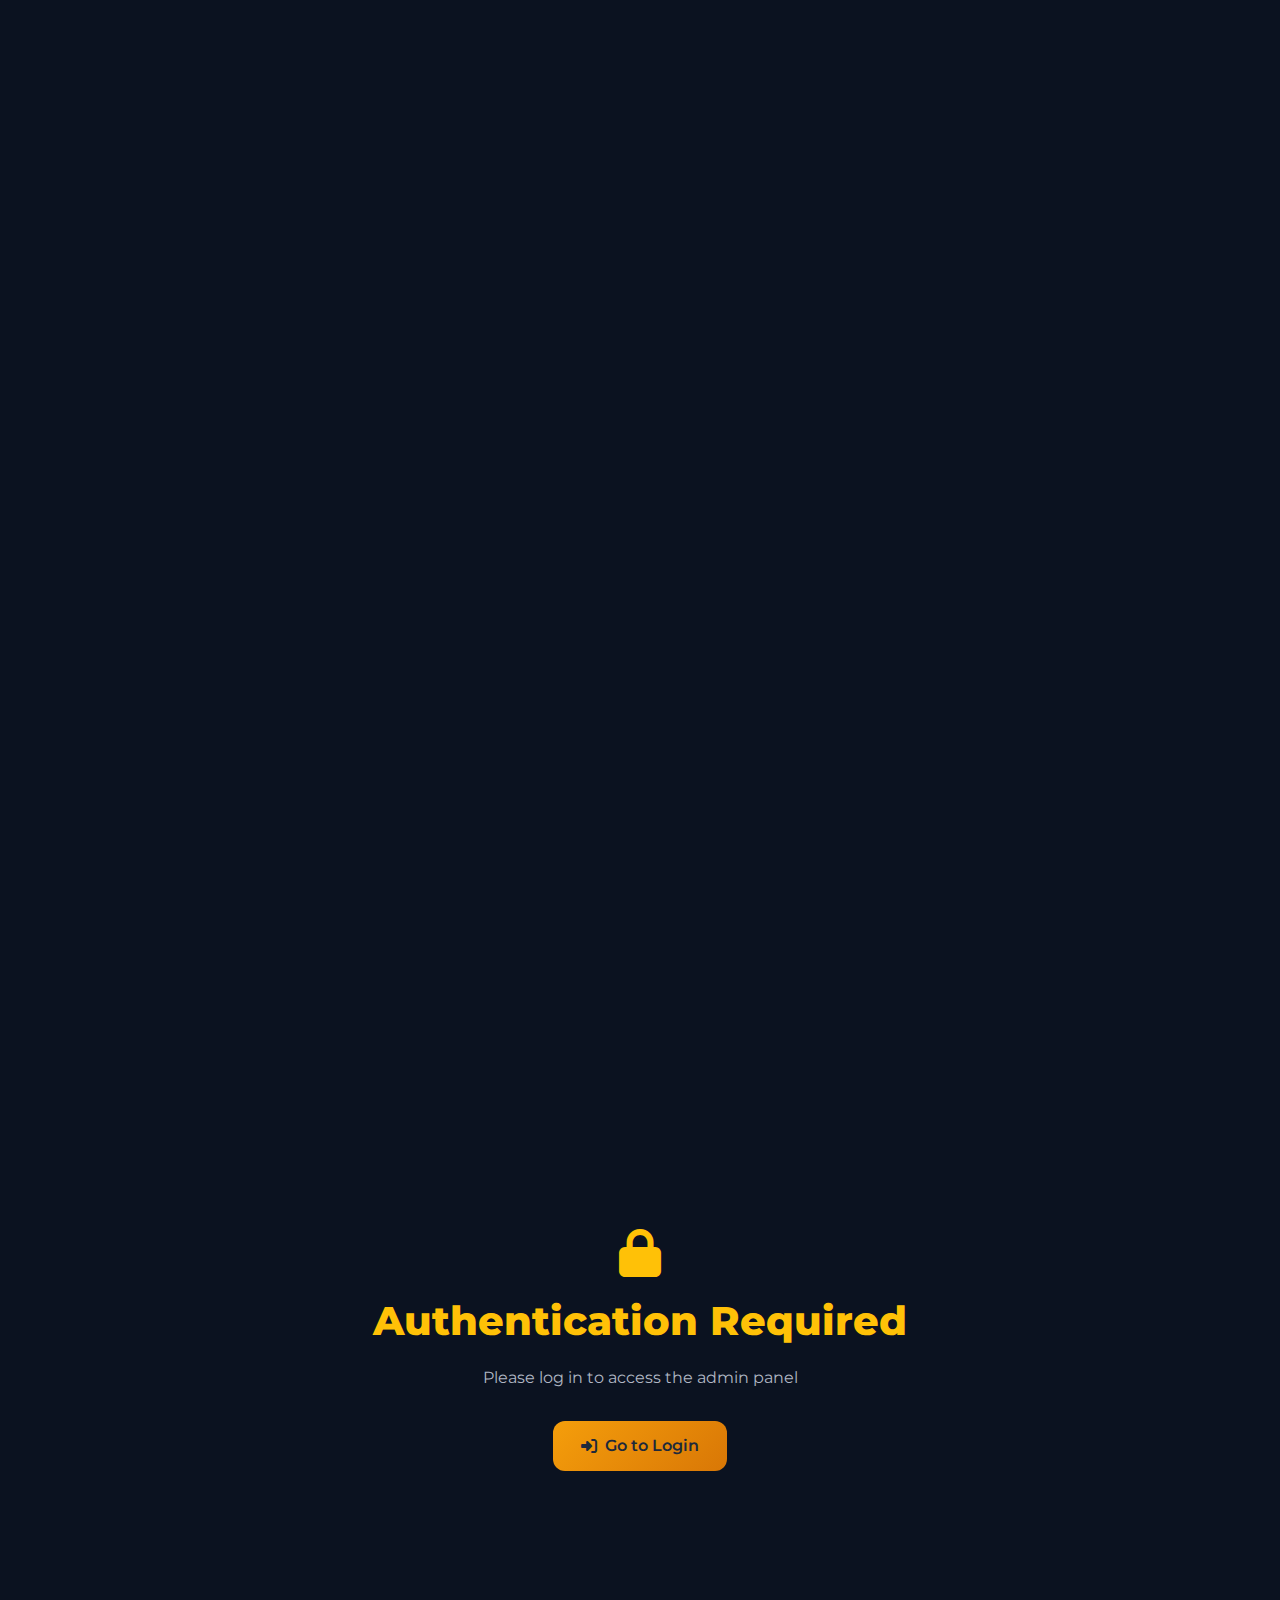
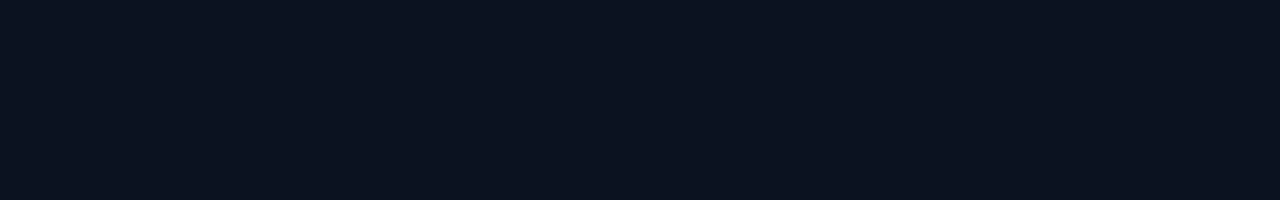
<file: admin-panel.html>
<!DOCTYPE html>
<html lang="en" dir="ltr">
<head>
    <meta charset="UTF-8">
    <meta name="viewport" content="width=device-width, initial-scale=1.0">
    <title>Admin Panel | SIMBA.RP</title>
    
    <!-- نفس الروابط -->
    <link rel="icon" type="image/x-icon" href="assets/images/favicon.ico">
    <link rel="stylesheet" href="https://cdnjs.cloudflare.com/ajax/libs/font-awesome/6.4.0/css/all.min.css">
    <link href="https://fonts.googleapis.com/css2?family=Montserrat:wght@400;600;700;800;900&family=Orbitron:wght@400;700&display=swap" rel="stylesheet">
    
    <link rel="stylesheet" href="css/style.css">
    <link rel="stylesheet" href="css/components.css">
    
    <style>
        .admin-panel {
            min-height: 100vh;
            background: #0B1220;
            color: #fff;
        }
        
        .admin-header {
            background: rgba(22, 29, 47, 0.95);
            backdrop-filter: blur(10px);
            padding: 20px 0;
            border-bottom: 1px solid rgba(255, 193, 7, 0.2);
            position: sticky;
            top: 0;
            z-index: 1000;
        }
        
        .admin-nav {
            display: flex;
            justify-content: space-between;
            align-items: center;
        }
        
        .admin-brand {
            display: flex;
            align-items: center;
            font-size: 1.5rem;
            font-family: 'Orbitron', sans-serif;
        }
        
        .admin-brand i {
            color: #FFC107;
            margin-right: 10px;
        }
        
        .admin-user {
            display: flex;
            align-items: center;
        }
        
        .admin-avatar {
            width: 40px;
            height: 40px;
            background: #FFC107;
            border-radius: 50%;
            display: flex;
            align-items: center;
            justify-content: center;
            margin-right: 10px;
            color: #0B1220;
            font-weight: bold;
        }
        
        .logout-btn {
            background: rgba(255, 68, 68, 0.1);
            color: #ff4444;
            border: 1px solid rgba(255, 68, 68, 0.3);
            padding: 8px 15px;
            border-radius: 5px;
            cursor: pointer;
            margin-left: 15px;
            transition: all 0.3s;
        }
        
        .logout-btn:hover {
            background: rgba(255, 68, 68, 0.2);
        }
        
        .admin-content {
            padding: 30px 0;
        }
        
        .admin-grid {
            display: grid;
            grid-template-columns: repeat(auto-fit, minmax(300px, 1fr));
            gap: 20px;
            margin-bottom: 30px;
        }
        
        .admin-card {
            background: rgba(22, 29, 47, 0.8);
            border-radius: 10px;
            padding: 25px;
            border: 1px solid rgba(255, 255, 255, 0.1);
            transition: all 0.3s;
        }
        
        .admin-card:hover {
            border-color: #FFC107;
            transform: translateY(-5px);
        }
        
        .admin-card h3 {
            color: #FFC107;
            margin-bottom: 20px;
            display: flex;
            align-items: center;
        }
        
        .admin-card h3 i {
            margin-right: 10px;
        }
        
        .stats-grid {
            display: grid;
            grid-template-columns: repeat(auto-fit, minmax(150px, 1fr));
            gap: 15px;
        }
        
        .stat-item {
            text-align: center;
            padding: 15px;
            background: rgba(255, 255, 255, 0.05);
            border-radius: 8px;
        }
        
        .stat-number {
            font-size: 1.8rem;
            font-weight: bold;
            color: #FFC107;
            display: block;
        }
        
        .stat-label {
            font-size: 0.9rem;
            color: #b0b7c3;
        }
        
        .admin-table {
            width: 100%;
            background: rgba(22, 29, 47, 0.8);
            border-radius: 10px;
            overflow: hidden;
            margin-top: 20px;
        }
        
        .admin-table th {
            background: rgba(255, 193, 7, 0.1);
            padding: 15px;
            text-align: left;
            font-weight: 600;
            color: #FFC107;
        }
        
        .admin-table td {
            padding: 15px;
            border-bottom: 1px solid rgba(255, 255, 255, 0.05);
        }
        
        .status-online {
            color: #4CAF50;
        }
        
        .status-offline {
            color: #f44336;
        }
        
        .action-btn {
            padding: 5px 10px;
            border-radius: 4px;
            border: none;
            cursor: pointer;
            font-size: 0.8rem;
            margin-right: 5px;
        }
        
        .btn-warn {
            background: rgba(255, 193, 7, 0.1);
            color: #FFC107;
        }
        
        .btn-danger {
            background: rgba(244, 67, 54, 0.1);
            color: #f44336;
        }
        
        .btn-success {
            background: rgba(76, 175, 80, 0.1);
            color: #4CAF50;
        }
        
        /* رسالة عندما لا يكون المستخدم مسجلاً */
        .login-required {
            display: flex;
            align-items: center;
            justify-content: center;
            min-height: 100vh;
            flex-direction: column;
            text-align: center;
            padding: 20px;
        }
        
        .login-required h2 {
            color: #FFC107;
            margin-bottom: 20px;
        }
        
        .login-required p {
            margin-bottom: 30px;
            color: #b0b7c3;
        }
    </style>
</head>
<body>
    <div class="admin-panel" id="adminPanel">
        <!-- سيتم تحميل المحتوى هنا إذا كان المستخدم مصادقاً -->
    </div>
    
    <!-- قالب رسالة الدخول المطلوب -->
    <div id="loginRequired" class="login-required" style="display: none;">
        <i class="fas fa-lock fa-3x" style="color: #FFC107; margin-bottom: 20px;"></i>
        <h2>Authentication Required</h2>
        <p>Please log in to access the admin panel</p>
        <a href="admin-login.html" class="btn btn-primary">
            <i class="fas fa-sign-in-alt"></i> Go to Login
        </a>
    </div>
    
    <script>
        // التحقق من المصادقة
        function checkAdminAuth() {
            const authenticated = localStorage.getItem('admin_authenticated');
            const sessionTime = localStorage.getItem('admin_session_time');
            
            if (!authenticated || authenticated !== 'true') {
                return false;
            }
            
            // التحقق من انتهاء الجلسة (8 ساعات)
            const currentTime = new Date().getTime();
            const sessionDuration = 8 * 60 * 60 * 1000; // 8 ساعات بالميلي ثانية
            
            if (currentTime - parseInt(sessionTime) > sessionDuration) {
                // انتهت الجلسة
                localStorage.removeItem('admin_authenticated');
                localStorage.removeItem('admin_session_time');
                return false;
            }
            
            return true;
        }
        
        // تسجيل الخروج
        function logoutAdmin() {
            localStorage.removeItem('admin_authenticated');
            localStorage.removeItem('admin_session_time');
            window.location.href = "admin-login.html";
        }
        
        // تحميل لوحة الإدارة
        function loadAdminPanel() {
            const adminPanel = document.getElementById('adminPanel');
            
            if (!checkAdminAuth()) {
                document.getElementById('loginRequired').style.display = 'flex';
                adminPanel.innerHTML = '';
                return;
            }
            
            // محتوى لوحة الإدارة
            adminPanel.innerHTML = `
                <div class="admin-header">
                    <div class="container">
                        <div class="admin-nav">
                            <div class="admin-brand">
                                <i class="fas fa-shield-alt"></i>
                                <span>SIMBA<span style="color: #FFC107;">.RP</span> Admin</span>
                            </div>
                            
                            <div class="admin-user">
                                <div class="admin-avatar">
                                    <i class="fas fa-user-secret"></i>
                                </div>
                                <div>
                                    <div>Administrator</div>
                                    <small style="color: #b0b7c3;">Staff Member</small>
                                </div>
                                <button class="logout-btn" onclick="logoutAdmin()">
                                    <i class="fas fa-sign-out-alt"></i> Logout
                                </button>
                            </div>
                        </div>
                    </div>
                </div>
                
                <div class="admin-content">
                    <div class="container">
                        <h2 style="margin-bottom: 30px; color: #FFC107;">
                            <i class="fas fa-tachometer-alt"></i> Dashboard
                        </h2>
                        
                        <div class="admin-grid">
                            <div class="admin-card">
                                <h3><i class="fas fa-users"></i> Player Management</h3>
                                <div class="stats-grid">
                                    <div class="stat-item">
                                        <span class="stat-number">142</span>
                                        <span class="stat-label">Online Players</span>
                                    </div>
                                    <div class="stat-item">
                                        <span class="stat-number">2,847</span>
                                        <span class="stat-label">Total Players</span>
                                    </div>
                                    <div class="stat-item">
                                        <span class="stat-number">12</span>
                                        <span class="stat-label">New Today</span>
                                    </div>
                                </div>
                            </div>
                            
                            <div class="admin-card">
                                <h3><i class="fas fa-server"></i> Server Status</h3>
                                <div style="margin-top: 20px;">
                                    <div style="display: flex; align-items: center; margin-bottom: 10px;">
                                        <div style="width: 12px; height: 12px; background: #4CAF50; border-radius: 50%; margin-right: 10px;"></div>
                                        <span>Server: <strong style="color: #4CAF50;">ONLINE</strong></span>
                                    </div>
                                    <div style="display: flex; align-items: center;">
                                        <div style="width: 12px; height: 12px; background: #4CAF50; border-radius: 50%; margin-right: 10px;"></div>
                                        <span>Discord Bot: <strong style="color: #4CAF50;">ACTIVE</strong></span>
                                    </div>
                                </div>
                            </div>
                            
                            <div class="admin-card">
                                <h3><i class="fas fa-exclamation-triangle"></i> Recent Reports</h3>
                                <div style="margin-top: 20px;">
                                    <div style="background: rgba(255, 68, 68, 0.1); padding: 10px; border-radius: 5px; margin-bottom: 10px;">
                                        <div style="font-weight: bold;">Player Report #487</div>
                                        <small style="color: #b0b7c3;">10 minutes ago</small>
                                    </div>
                                    <div style="background: rgba(255, 193, 7, 0.1); padding: 10px; border-radius: 5px;">
                                        <div style="font-weight: bold;">Bug Report #23</div>
                                        <small style="color: #b0b7c3;">1 hour ago</small>
                                    </div>
                                </div>
                            </div>
                        </div>
                        
                        <div class="admin-card">
                            <h3><i class="fas fa-user-shield"></i> Staff Actions</h3>
                            <table class="admin-table">
                                <thead>
                                    <tr>
                                        <th>Action</th>
                                        <th>Target</th>
                                        <th>Staff Member</th>
                                        <th>Time</th>
                                        <th>Actions</th>
                                    </tr>
                                </thead>
                                <tbody>
                                    <tr>
                                        <td>Warning Issued</td>
                                        <td>Player_JohnDoe</td>
                                        <td>Admin_Alex</td>
                                        <td>2024-01-15 14:30</td>
                                        <td>
                                            <button class="action-btn btn-warn">View</button>
                                            <button class="action-btn btn-danger">Delete</button>
                                        </td>
                                    </tr>
                                    <tr>
                                        <td>Ban Applied</td>
                                        <td>Player_Toxic</td>
                                        <td>Mod_Sarah</td>
                                        <td>2024-01-15 12:15</td>
                                        <td>
                                            <button class="action-btn btn-warn">View</button>
                                            <button class="action-btn btn-success">Appeal</button>
                                        </td>
                                    </tr>
                                    <tr>
                                        <td>Kick Player</td>
                                        <td>Player_AFK</td>
                                        <td>Admin_Mike</td>
                                        <td>2024-01-15 10:45</td>
                                        <td>
                                            <button class="action-btn btn-warn">View</button>
                                        </td>
                                    </tr>
                                </tbody>
                            </table>
                        </div>
                    </div>
                </div>
            `;
        }
        
        // عند تحميل الصفحة
        document.addEventListener('DOMContentLoaded', function() {
            loadAdminPanel();
            
            // حماية الصفحة من التخزين المؤقت
            window.addEventListener('pageshow', function(event) {
                if (event.persisted) {
                    // الصفحة تم تحميلها من الكاش، تحقق من الجلسة
                    if (!checkAdminAuth()) {
                        window.location.href = "admin-login.html";
                    }
                }
            });
        });
    </script>
</body>
</html>
</file>
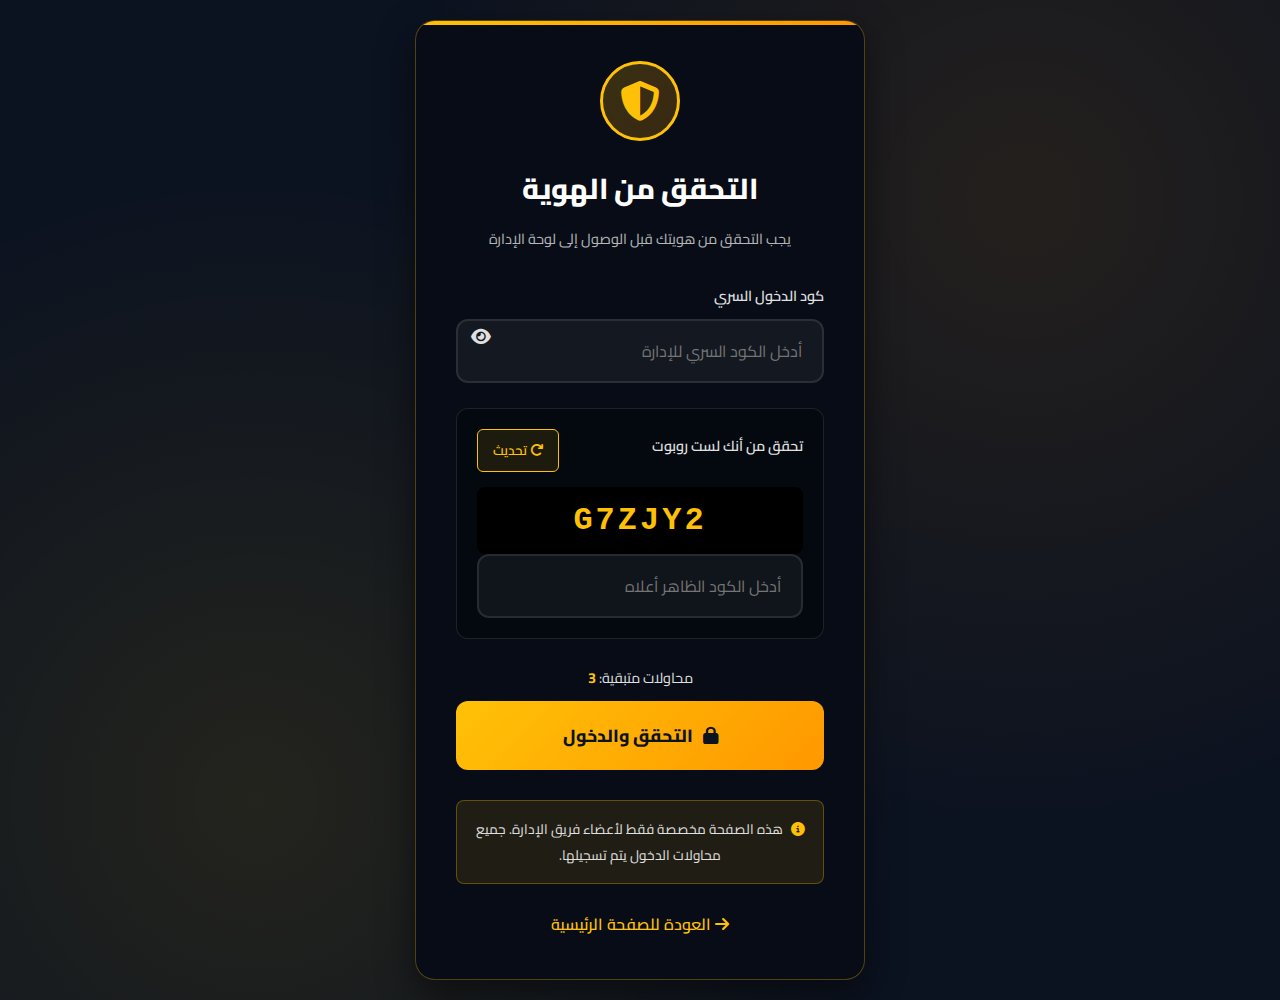
<file: admin-verify.html>
<!DOCTYPE html>
<html lang="ar" dir="rtl">
<head>
    <meta charset="UTF-8">
    <meta name="viewport" content="width=device-width, initial-scale=1.0">
    <title>التحقق من الهوية | SIMBA.RP</title>
    
    <!-- Fonts & Icons -->
    <link rel="stylesheet" href="https://cdnjs.cloudflare.com/ajax/libs/font-awesome/6.4.0/css/all.min.css">
    <link href="https://fonts.googleapis.com/css2?family=Cairo:wght@400;600;700;800&family=Tajawal:wght@400;500;700&display=swap" rel="stylesheet">
    
    <style>
        :root {
            --primary: #FFC107;
            --primary-dark: #ff9800;
            --dark: #0B1220;
            --darker: #070C16;
            --light: #1A2238;
            --text: #E0E0E0;
            --success: #4CAF50;
            --danger: #F44336;
        }
        
        * {
            margin: 0;
            padding: 0;
            box-sizing: border-box;
        }
        
        body {
            font-family: 'Cairo', 'Tajawal', sans-serif;
            background: var(--dark);
            color: var(--text);
            min-height: 100vh;
            display: flex;
            align-items: center;
            justify-content: center;
            padding: 20px;
            background-image: 
                radial-gradient(circle at 20% 80%, rgba(255, 193, 7, 0.1) 0%, transparent 50%),
                radial-gradient(circle at 80% 20%, rgba(255, 152, 0, 0.1) 0%, transparent 50%);
        }
        
        .verify-container {
            width: 100%;
            max-width: 450px;
        }
        
        .verify-card {
            background: var(--darker);
            border-radius: 20px;
            padding: 40px;
            box-shadow: 0 15px 35px rgba(0, 0, 0, 0.5);
            border: 1px solid rgba(255, 193, 7, 0.3);
            position: relative;
            overflow: hidden;
        }
        
        .verify-card::before {
            content: '';
            position: absolute;
            top: 0;
            right: 0;
            width: 100%;
            height: 4px;
            background: linear-gradient(90deg, var(--primary), var(--primary-dark));
        }
        
        .verify-header {
            text-align: center;
            margin-bottom: 30px;
        }
        
        .verify-icon {
            width: 80px;
            height: 80px;
            background: linear-gradient(135deg, rgba(255, 193, 7, 0.2), rgba(255, 152, 0, 0.2));
            border-radius: 50%;
            display: flex;
            align-items: center;
            justify-content: center;
            margin: 0 auto 20px;
            border: 3px solid var(--primary);
        }
        
        .verify-icon i {
            font-size: 2.5rem;
            color: var(--primary);
        }
        
        .verify-title {
            font-size: 1.8rem;
            color: white;
            margin-bottom: 10px;
            font-weight: 800;
        }
        
        .verify-subtitle {
            color: var(--text);
            opacity: 0.8;
            font-size: 0.9rem;
        }
        
        .verify-form {
            margin-bottom: 30px;
        }
        
        .form-group {
            margin-bottom: 25px;
            position: relative;
        }
        
        .form-label {
            display: block;
            margin-bottom: 10px;
            color: var(--text);
            font-weight: 600;
            font-size: 0.9rem;
        }
        
        .form-input {
            width: 100%;
            padding: 15px 20px;
            background: rgba(255, 255, 255, 0.05);
            border: 2px solid rgba(255, 255, 255, 0.1);
            border-radius: 12px;
            color: white;
            font-family: 'Cairo', sans-serif;
            font-size: 1rem;
            transition: all 0.3s;
        }
        
        .form-input:focus {
            outline: none;
            border-color: var(--primary);
            background: rgba(255, 193, 7, 0.05);
            box-shadow: 0 0 0 3px rgba(255, 193, 7, 0.1);
        }
        
        .password-toggle {
            position: absolute;
            left: 15px;
            top: 45px;
            background: none;
            border: none;
            color: var(--text);
            cursor: pointer;
            font-size: 1.1rem;
        }
        
        .captcha-container {
            background: rgba(0, 0, 0, 0.3);
            padding: 20px;
            border-radius: 12px;
            margin-bottom: 25px;
            border: 1px solid rgba(255, 255, 255, 0.1);
        }
        
        .captcha-header {
            display: flex;
            justify-content: space-between;
            align-items: center;
            margin-bottom: 15px;
        }
        
        .captcha-code {
            font-family: 'Courier New', monospace;
            font-size: 2rem;
            letter-spacing: 3px;
            background: black;
            padding: 15px;
            border-radius: 8px;
            text-align: center;
            color: var(--primary);
            font-weight: bold;
            user-select: none;
        }
        
        .captcha-refresh {
            background: rgba(255, 193, 7, 0.1);
            border: 1px solid var(--primary);
            color: var(--primary);
            padding: 8px 15px;
            border-radius: 6px;
            cursor: pointer;
            font-family: 'Cairo', sans-serif;
            font-weight: 600;
            transition: all 0.3s;
        }
        
        .captcha-refresh:hover {
            background: rgba(255, 193, 7, 0.2);
        }
        
        .btn-verify {
            width: 100%;
            padding: 18px;
            background: linear-gradient(135deg, var(--primary), var(--primary-dark));
            border: none;
            border-radius: 12px;
            color: var(--dark);
            font-family: 'Cairo', sans-serif;
            font-size: 1.1rem;
            font-weight: 800;
            cursor: pointer;
            transition: all 0.3s;
            margin-top: 10px;
            display: flex;
            align-items: center;
            justify-content: center;
            gap: 10px;
        }
        
        .btn-verify:hover {
            transform: translateY(-3px);
            box-shadow: 0 10px 20px rgba(255, 193, 7, 0.3);
        }
        
        .btn-verify:active {
            transform: translateY(-1px);
        }
        
        .error-message {
            background: rgba(244, 67, 54, 0.1);
            border: 1px solid rgba(244, 67, 54, 0.3);
            color: var(--danger);
            padding: 15px;
            border-radius: 8px;
            margin-bottom: 20px;
            display: none;
            align-items: center;
            gap: 10px;
            animation: shake 0.5s;
        }
        
        .error-message i {
            font-size: 1.2rem;
        }
        
        .security-info {
            background: rgba(255, 193, 7, 0.1);
            border: 1px solid rgba(255, 193, 7, 0.3);
            padding: 15px;
            border-radius: 8px;
            margin-top: 25px;
            font-size: 0.85rem;
            color: var(--text);
            text-align: center;
        }
        
        .security-info i {
            color: var(--primary);
            margin-left: 5px;
        }
        
        .back-link {
            display: block;
            text-align: center;
            margin-top: 25px;
            color: var(--primary);
            text-decoration: none;
            font-weight: 600;
            transition: all 0.3s;
        }
        
        .back-link:hover {
            text-decoration: underline;
        }
        
        .attempts-counter {
            text-align: center;
            margin-top: 15px;
            font-size: 0.9rem;
            color: var(--text);
        }
        
        .attempts-counter span {
            color: var(--primary);
            font-weight: bold;
        }
        
        @keyframes shake {
            0%, 100% { transform: translateX(0); }
            10%, 30%, 50%, 70%, 90% { transform: translateX(-5px); }
            20%, 40%, 60%, 80% { transform: translateX(5px); }
        }
        
        @keyframes success {
            0% { transform: scale(1); }
            50% { transform: scale(1.1); }
            100% { transform: scale(1); }
        }
        
        @media (max-width: 480px) {
            .verify-card {
                padding: 30px 20px;
            }
            
            .verify-icon {
                width: 70px;
                height: 70px;
            }
            
            .verify-icon i {
                font-size: 2rem;
            }
            
            .verify-title {
                font-size: 1.5rem;
            }
        }
    </style>
</head>
<body>
    <div class="verify-container">
        <div class="verify-card">
            <div class="verify-header">
                <div class="verify-icon">
                    <i class="fas fa-shield-alt"></i>
                </div>
                <h1 class="verify-title">التحقق من الهوية</h1>
                <p class="verify-subtitle">يجب التحقق من هويتك قبل الوصول إلى لوحة الإدارة</p>
            </div>
            
            <div id="errorMessage" class="error-message">
                <i class="fas fa-exclamation-circle"></i>
                <span>كلمة المرور أو كود التحقق غير صحيح</span>
            </div>
            
            <form id="verifyForm" class="verify-form">
                <div class="form-group">
                    <label class="form-label">كود الدخول السري</label>
                    <input type="password" 
                           id="adminPassword" 
                           class="form-input" 
                           placeholder="أدخل الكود السري للإدارة"
                           autocomplete="off"
                           required>
                    <button type="button" class="password-toggle" id="togglePassword">
                        <i class="fas fa-eye"></i>
                    </button>
                </div>
                
                <div class="captcha-container">
                    <div class="captcha-header">
                        <div class="form-label">تحقق من أنك لست روبوت</div>
                        <button type="button" class="captcha-refresh" id="refreshCaptcha">
                            <i class="fas fa-redo"></i> تحديث
                        </button>
                    </div>
                    <div class="captcha-code" id="captchaDisplay">SIMBA</div>
                    <input type="text" 
                           id="captchaInput" 
                           class="form-input" 
                           placeholder="أدخل الكود الظاهر أعلاه"
                           required>
                </div>
                
                <div class="attempts-counter">
                    محاولات متبقية: <span id="attemptsLeft">3</span>
                </div>
                
                <button type="submit" class="btn-verify" id="verifyBtn">
                    <i class="fas fa-lock"></i>
                    التحقق والدخول
                </button>
            </form>
            
            <div class="security-info">
                <i class="fas fa-info-circle"></i>
                هذه الصفحة مخصصة فقط لأعضاء فريق الإدارة. جميع محاولات الدخول يتم تسجيلها.
            </div>
            
            <a href="index.html" class="back-link">
                <i class="fas fa-arrow-right"></i>
                العودة للصفحة الرئيسية
            </a>
        </div>
    </div>
    
    <script>
        // تعريف أكواد الدخول المسموحة (يمكن تغييرها)
        const ADMIN_ACCESS_CODES = [
            "SIMBA2024",      // المالك
            "ADMIN1234",      // الأدمن الرئيسي
            "STAFF5678",      // فريق الإدارة
            "MODERATOR999",   // المشرفين
            "FIVEM2024",      // كود عام
            "ROLEPLAY888"     // كود احتياطي
        ];
        
        // تعريف رموز الأدمن المسجلين (للتجربة)
        const ADMIN_CREDENTIALS = {
            "owner": {
                name: "سيمبا أدمن",
                code: "SIMBA2024",
                role: "مالك السيرفر",
                avatar: "س"
            },
            "admin": {
                name: "أدمن رئيسي",
                code: "ADMIN1234",
                role: "أدمن",
                avatar: "أ"
            },
            "staff": {
                name: "فريق الإدارة",
                code: "STAFF5678",
                role: "مشرف",
                avatar: "ف"
            }
        };
        
        // متغيرات النظام
        let currentCaptcha = '';
        let attempts = 0;
        const MAX_ATTEMPTS = 3;
        let isLocked = false;
        let lockTimeout = null;
        
        // توليد كود تحقق عشوائي
        function generateCaptcha() {
            const chars = "ABCDEFGHJKLMNPQRSTUVWXYZ23456789";
            let captcha = '';
            for (let i = 0; i < 6; i++) {
                captcha += chars.charAt(Math.floor(Math.random() * chars.length));
            }
            currentCaptcha = captcha;
            document.getElementById('captchaDisplay').textContent = captcha;
            return captcha;
        }
        
        // تبديل إظهار/إخفاء كلمة المرور
        function togglePasswordVisibility() {
            const passwordInput = document.getElementById('adminPassword');
            const toggleIcon = document.getElementById('togglePassword').querySelector('i');
            
            if (passwordInput.type === 'password') {
                passwordInput.type = 'text';
                toggleIcon.className = 'fas fa-eye-slash';
            } else {
                passwordInput.type = 'password';
                toggleIcon.className = 'fas fa-eye';
            }
        }
        
        // إظهار رسالة الخطأ
        function showError(message) {
            const errorDiv = document.getElementById('errorMessage');
            errorDiv.querySelector('span').textContent = message;
            errorDiv.style.display = 'flex';
            
            // إضافة تأثير الهز
            errorDiv.style.animation = 'none';
            setTimeout(() => {
                errorDiv.style.animation = 'shake 0.5s';
            }, 10);
            
            // تحديث عداد المحاولات
            attempts++;
            document.getElementById('attemptsLeft').textContent = MAX_ATTEMPTS - attempts;
            
            // قفل النظام عند تجاوز المحاولات
            if (attempts >= MAX_ATTEMPTS) {
                lockSystem();
            }
        }
        
        // إخفاء رسالة الخطأ
        function hideError() {
            document.getElementById('errorMessage').style.display = 'none';
        }
        
        // قفل النظام مؤقتاً
        function lockSystem() {
            isLocked = true;
            const verifyBtn = document.getElementById('verifyBtn');
            const formInputs = document.querySelectorAll('.form-input');
            
            // تعطيل النموذج
            verifyBtn.disabled = true;
            verifyBtn.innerHTML = '<i class="fas fa-lock"></i> النظام مقفل مؤقتاً';
            verifyBtn.style.opacity = '0.6';
            verifyBtn.style.cursor = 'not-allowed';
            
            formInputs.forEach(input => {
                input.disabled = true;
                input.placeholder = 'انتظر 5 دقائق...';
            });
            
            // بدء العد التنازلي
            let lockTime = 5 * 60; // 5 دقائق بالثواني
            const lockInterval = setInterval(() => {
                const minutes = Math.floor(lockTime / 60);
                const seconds = lockTime % 60;
                
                verifyBtn.innerHTML = `<i class="fas fa-clock"></i> مقفل: ${minutes}:${seconds.toString().padStart(2, '0')}`;
                
                if (lockTime <= 0) {
                    clearInterval(lockInterval);
                    unlockSystem();
                }
                
                lockTime--;
            }, 1000);
        }
        
        // فتح النظام بعد انتهاء القفل
        function unlockSystem() {
            isLocked = false;
            attempts = 0;
            const verifyBtn = document.getElementById('verifyBtn');
            const formInputs = document.querySelectorAll('.form-input');
            
            // تفعيل النموذج
            verifyBtn.disabled = false;
            verifyBtn.innerHTML = '<i class="fas fa-lock"></i> التحقق والدخول';
            verifyBtn.style.opacity = '1';
            verifyBtn.style.cursor = 'pointer';
            
            formInputs.forEach(input => {
                input.disabled = false;
                input.placeholder = input.id === 'adminPassword' ? 'أدخل الكود السري للإدارة' : 'أدخل الكود الظاهر أعلاه';
            });
            
            document.getElementById('attemptsLeft').textContent = MAX_ATTEMPTS;
            hideError();
            generateCaptcha();
        }
        
        // التحقق من صحة بيانات الدخول
        function validateCredentials(password, captcha) {
            // التحقق من الكابتشا أولاً
            if (captcha.toUpperCase() !== currentCaptcha) {
                return {
                    valid: false,
                    message: "كود التحقق غير صحيح"
                };
            }
            
            // التحقق من كود الدخول
            if (!ADMIN_ACCESS_CODES.includes(password.toUpperCase())) {
                return {
                    valid: false,
                    message: "كود الدخول غير صحيح"
                };
            }
            
            // تحديد نوع المستخدم
            let userType = 'staff';
            if (password.toUpperCase() === "SIMBA2024") userType = "owner";
            else if (password.toUpperCase() === "ADMIN1234") userType = "admin";
            
            return {
                valid: true,
                userType: userType,
                userData: ADMIN_CREDENTIALS[userType]
            };
        }
        
        // التحقق الناجح
        function onVerificationSuccess(userData) {
            // حفظ بيانات الجلسة
            const sessionData = {
                authenticated: true,
                timestamp: new Date().getTime(),
                user: userData,
                sessionId: 'simba_' + Math.random().toString(36).substr(2, 9)
            };
            
            localStorage.setItem('admin_session', JSON.stringify(sessionData));
            
            // تغيير زر التحقق
            const verifyBtn = document.getElementById('verifyBtn');
            verifyBtn.innerHTML = '<i class="fas fa-check"></i> تم التحقق بنجاح!';
            verifyBtn.style.background = 'linear-gradient(135deg, #4CAF50, #2E7D32)';
            verifyBtn.style.animation = 'success 0.5s';
            
            // إعادة توجيه بعد 1.5 ثانية
            setTimeout(() => {
                window.location.href = "admin.html";
            }, 1500);
        }
        
        // عند تحميل الصفحة
        document.addEventListener('DOMContentLoaded', function() {
            // توليد كود التحقق الأولي
            generateCaptcha();
            
            // إضافة event listeners
            document.getElementById('togglePassword').addEventListener('click', togglePasswordVisibility);
            document.getElementById('refreshCaptcha').addEventListener('click', generateCaptcha);
            
            // التحقق من وجود جلسة سابقة
            const existingSession = localStorage.getItem('admin_session');
            if (existingSession) {
                const session = JSON.parse(existingSession);
                const sessionAge = new Date().getTime() - session.timestamp;
                const maxSessionAge = 8 * 60 * 60 * 1000; // 8 ساعات
                
                if (sessionAge < maxSessionAge && session.authenticated) {
                    // الجلسة لا تزال نشطة، توجيه مباشر
                    window.location.href = "admin.html";
                } else {
                    // انتهت الجلسة، حذفها
                    localStorage.removeItem('admin_session');
                }
            }
            
            // معالجة النموذج
            document.getElementById('verifyForm').addEventListener('submit', function(e) {
                e.preventDefault();
                
                if (isLocked) {
                    showError('النظام مقفل مؤقتاً. حاول لاحقاً.');
                    return;
                }
                
                hideError();
                
                const password = document.getElementById('adminPassword').value;
                const captcha = document.getElementById('captchaInput').value;
                
                const validation = validateCredentials(password, captcha);
                
                if (validation.valid) {
                    onVerificationSuccess(validation.userData);
                } else {
                    showError(validation.message);
                    // توليد كابتشا جديدة
                    generateCaptcha();
                    document.getElementById('captchaInput').value = '';
                }
            });
            
            // إضافة تأثيرات عند التركيز
            const inputs = document.querySelectorAll('.form-input');
            inputs.forEach(input => {
                input.addEventListener('focus', function() {
                    this.parentElement.classList.add('focused');
                });
                
                input.addEventListener('blur', function() {
                    this.parentElement.classList.remove('focused');
                });
            });
        });
        
        // حماية الصفحة من أدوات المطورين
        document.addEventListener('contextmenu', function(e) {
            e.preventDefault();
        });
        
        document.addEventListener('keydown', function(e) {
            // منع F12 و Ctrl+Shift+I و Ctrl+Shift+J و Ctrl+U
            if (
                e.key === 'F12' ||
                (e.ctrlKey && e.shiftKey && e.key === 'I') ||
                (e.ctrlKey && e.shiftKey && e.key === 'J') ||
                (e.ctrlKey && e.key === 'U')
            ) {
                e.preventDefault();
                showError('هذا الإجراء غير مسموح');
            }
        });
    </script>
</body>
</html>
</file>
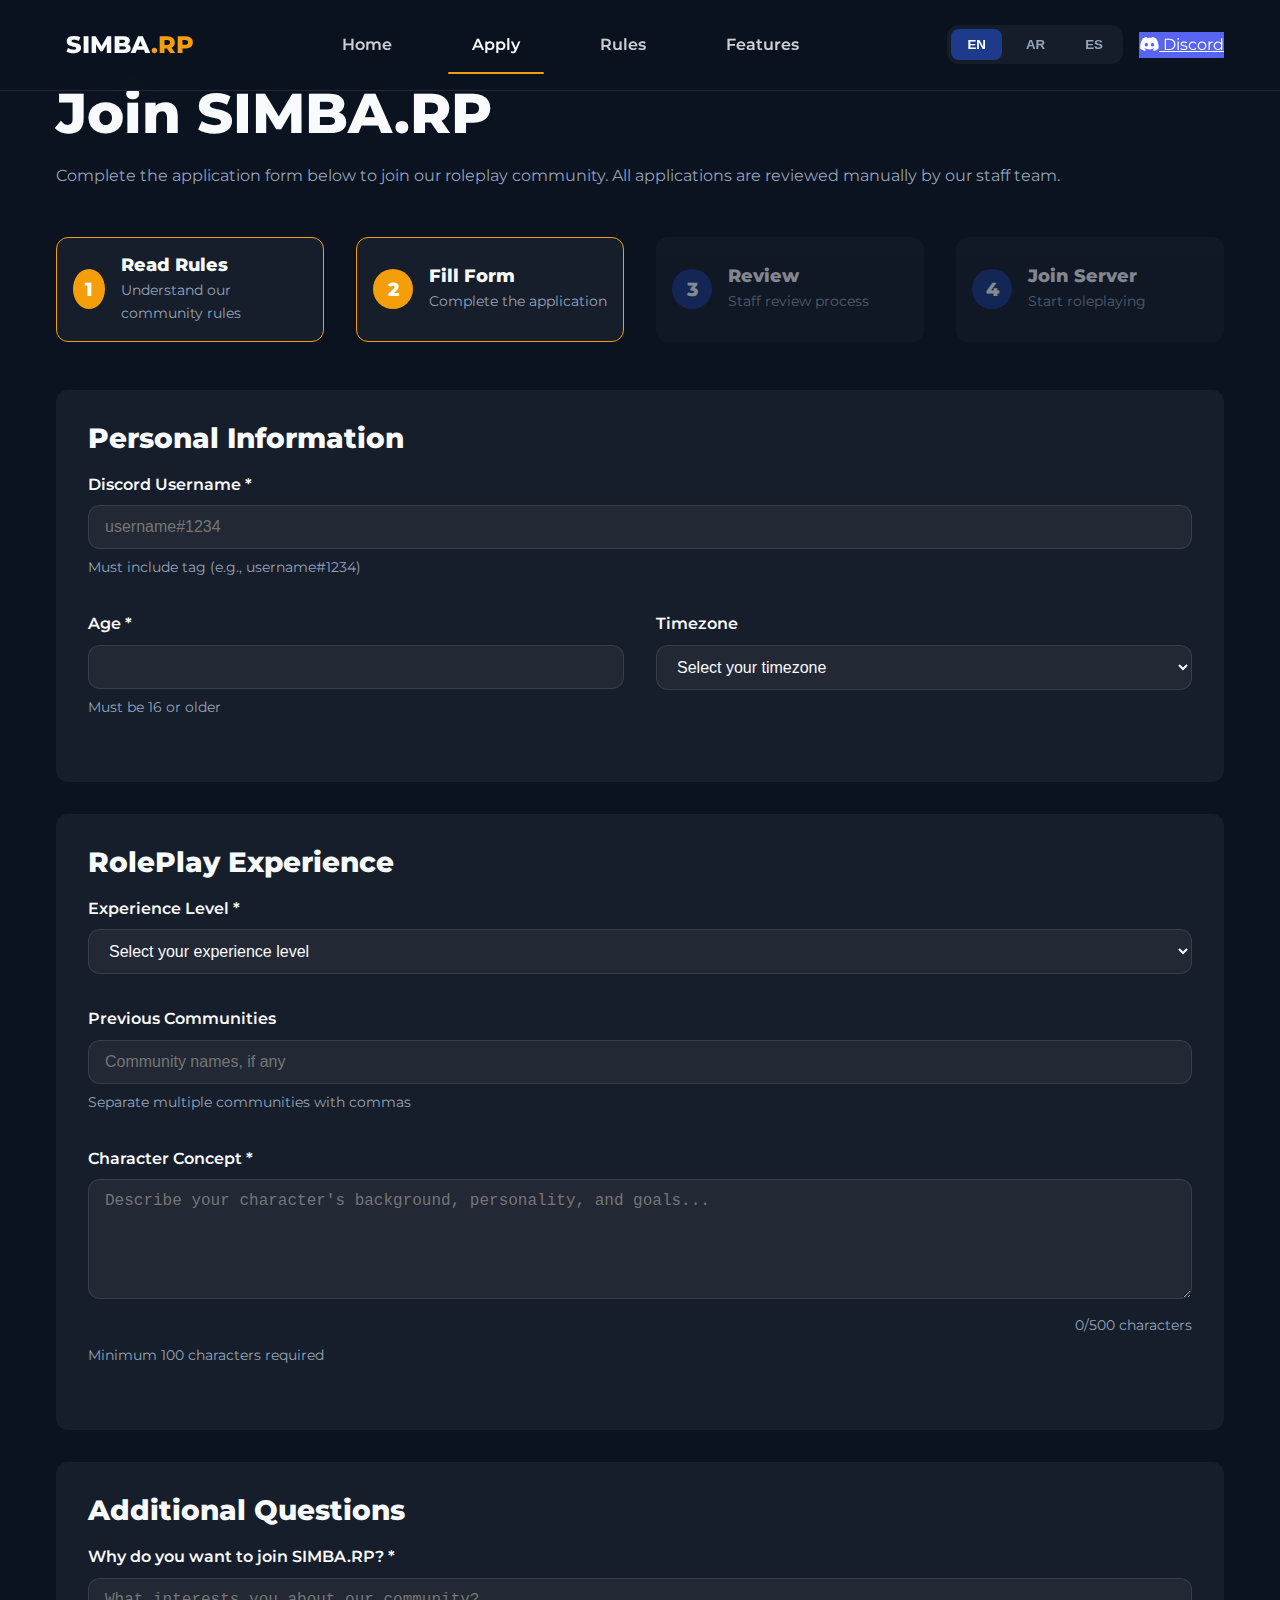
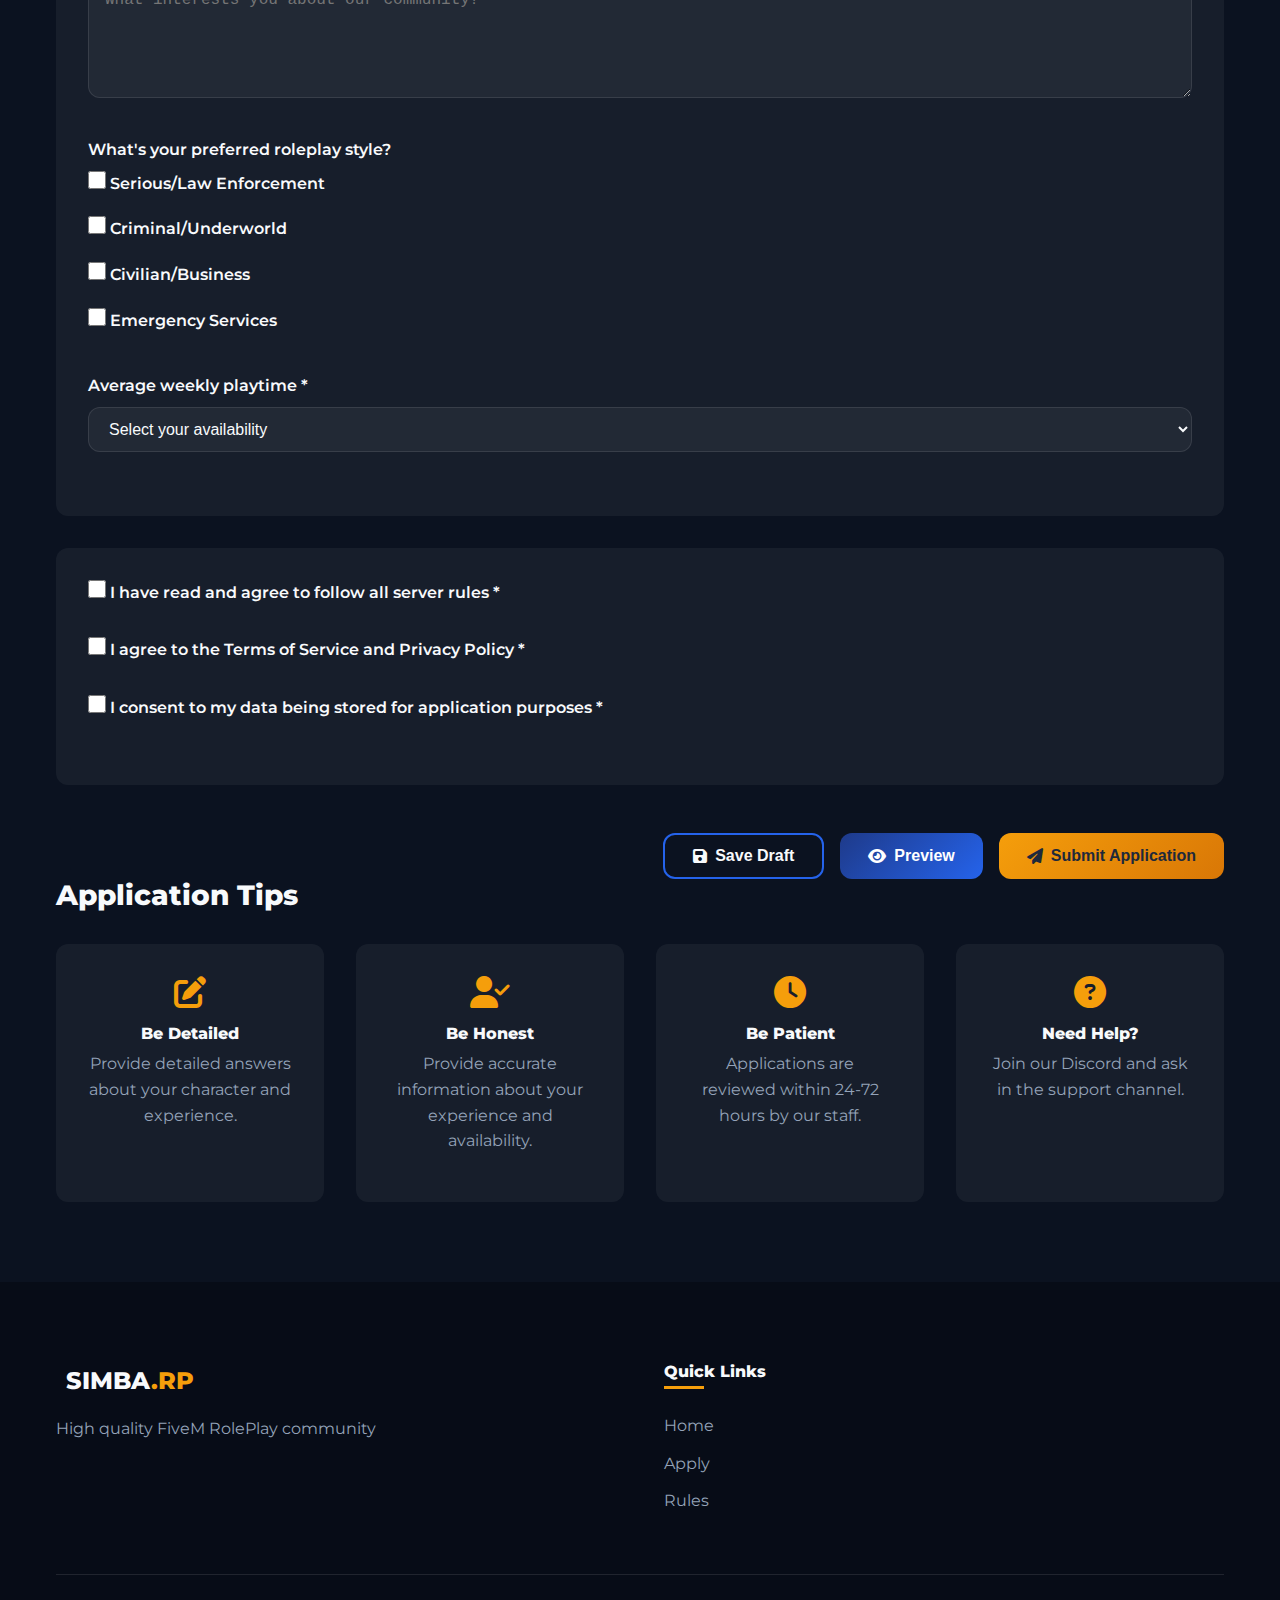
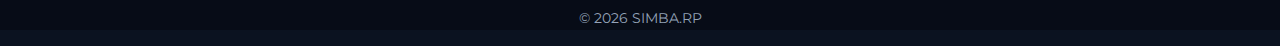
<file: apply.html>
<!DOCTYPE html>
<html lang="en" dir="ltr">
<head>
    <meta charset="UTF-8">
    <meta name="viewport" content="width=device-width, initial-scale=1.0">
    <title>SIMBA.RP | Apply</title>
    
    <!-- Fonts & Icons -->
    <link rel="stylesheet" href="https://cdnjs.cloudflare.com/ajax/libs/font-awesome/6.4.0/css/all.min.css">
    <link href="https://fonts.googleapis.com/css2?family=Montserrat:wght@400;600;700;800&family=Orbitron:wght@400;700&display=swap" rel="stylesheet">
    
    <!-- CSS Files -->
    <link rel="stylesheet" href="css/style.css">
    <link rel="stylesheet" href="css/components.css">
    
    <!-- Scripts -->
    <script defer src="js/lang.js"></script>
    <script defer src="js/main.js"></script>
    <script defer src="js/form-validator.js"></script>
</head>
<body>
    <!-- Navigation -->
    <nav class="navbar" id="navbar">
        <div class="container">
            <div class="nav-brand">
                <a href="index.html" class="logo">
                    <i class="fas fa-lion"></i>
                    <span>SIMBA<span class="highlight">.RP</span></span>
                </a>
            </div>
            
            <div class="nav-menu" id="navMenu">
                <a href="index.html" class="nav-link" data-lang="nav_home">Home</a>
                <a href="apply.html" class="nav-link active" data-lang="nav_apply">Apply</a>
                <a href="rules.html" class="nav-link" data-lang="nav_rules">Rules</a>
                <a href="#features" class="nav-link" data-lang="nav_features">Features</a>
            </div>
            
            <div class="nav-actions">
                <div class="language-switcher" id="languageSwitcher">
                    <button class="lang-btn active" data-lang="en">EN</button>
                    <button class="lang-btn" data-lang="ar">AR</button>
                    <button class="lang-btn" data-lang="es">ES</button>
                </div>
                
                <a href="#" class="btn-discord" data-lang="nav_discord">
                    <i class="fab fa-discord"></i>
                    <span>Discord</span>
                </a>
                
                <button class="menu-toggle" id="menuToggle" aria-label="Toggle menu">
                    <i class="fas fa-bars"></i>
                </button>
            </div>
        </div>
    </nav>

    <!-- Application Section -->
    <section class="application-section">
        <div class="container">
            <div class="application-header">
                <h1 class="page-title" data-lang="apply_title">Join SIMBA.RP</h1>
                <p class="page-subtitle" data-lang="apply_subtitle">
                    Complete the application form below to join our roleplay community.
                    All applications are reviewed manually by our staff team.
                </p>
            </div>

            <!-- Application Steps -->
            <div class="application-steps">
                <div class="step active">
                    <div class="step-number">1</div>
                    <div class="step-content">
                        <h3 data-lang="step1_title">Read Rules</h3>
                        <p data-lang="step1_desc">Understand our community rules</p>
                    </div>
                </div>
                
                <div class="step active">
                    <div class="step-number">2</div>
                    <div class="step-content">
                        <h3 data-lang="step2_title">Fill Form</h3>
                        <p data-lang="step2_desc">Complete the application</p>
                    </div>
                </div>
                
                <div class="step">
                    <div class="step-number">3</div>
                    <div class="step-content">
                        <h3 data-lang="step3_title">Review</h3>
                        <p data-lang="step3_desc">Staff review process</p>
                    </div>
                </div>
                
                <div class="step">
                    <div class="step-number">4</div>
                    <div class="step-content">
                        <h3 data-lang="step4_title">Join Server</h3>
                        <p data-lang="step4_desc">Start roleplaying</p>
                    </div>
                </div>
            </div>

            <!-- Application Form -->
            <div class="application-form-wrapper">
                <form id="applicationForm" class="application-form">
                    <!-- Personal Information -->
                    <div class="form-section">
                        <h3 data-lang="form_personal_title">Personal Information</h3>
                        
                        <div class="form-group">
                            <label for="discordUsername" data-lang="form_discord">
                                Discord Username *
                            </label>
                            <input 
                                type="text" 
                                id="discordUsername" 
                                name="discordUsername"
                                placeholder="username#1234"
                                required
                                data-validate="discord"
                            >
                            <div class="form-hint" data-lang="form_discord_hint">
                                Must include tag (e.g., username#1234)
                            </div>
                        </div>
                        
                        <div class="form-row">
                            <div class="form-group">
                                <label for="age" data-lang="form_age">Age *</label>
                                <input 
                                    type="number" 
                                    id="age" 
                                    name="age"
                                    min="16"
                                    max="60"
                                    required
                                    data-validate="age"
                                >
                                <div class="form-hint" data-lang="form_age_hint">
                                    Must be 16 or older
                                </div>
                            </div>
                            
                            <div class="form-group">
                                <label for="timezone" data-lang="form_timezone">Timezone</label>
                                <select id="timezone" name="timezone">
                                    <option value="">Select your timezone</option>
                                    <option value="UTC-12">UTC-12</option>
                                    <option value="UTC-8">UTC-8 (PST)</option>
                                    <option value="UTC-5">UTC-5 (EST)</option>
                                    <option value="UTC+0">UTC+0 (GMT)</option>
                                    <option value="UTC+1">UTC+1 (CET)</option>
                                    <option value="UTC+3">UTC+3 (AST)</option>
                                    <option value="UTC+8">UTC+8 (CST)</option>
                                </select>
                            </div>
                        </div>
                    </div>

                    <!-- RolePlay Experience -->
                    <div class="form-section">
                        <h3 data-lang="form_experience_title">RolePlay Experience</h3>
                        
                        <div class="form-group">
                            <label for="experienceLevel" data-lang="form_experience_level">
                                Experience Level *
                            </label>
                            <select id="experienceLevel" name="experienceLevel" required>
                                <option value="">Select your experience level</option>
                                <option value="beginner" data-lang="exp_beginner">Beginner (0-6 months)</option>
                                <option value="intermediate" data-lang="exp_intermediate">Intermediate (6-24 months)</option>
                                <option value="advanced" data-lang="exp_advanced">Advanced (2+ years)</option>
                            </select>
                        </div>
                        
                        <div class="form-group">
                            <label for="previousCommunities" data-lang="form_previous_communities">
                                Previous Communities
                            </label>
                            <input 
                                type="text" 
                                id="previousCommunities" 
                                name="previousCommunities"
                                placeholder="Community names, if any"
                            >
                            <div class="form-hint" data-lang="form_previous_hint">
                                Separate multiple communities with commas
                            </div>
                        </div>
                        
                        <div class="form-group">
                            <label for="characterConcept" data-lang="form_character_concept">
                                Character Concept *
                            </label>
                            <textarea 
                                id="characterConcept" 
                                name="characterConcept"
                                rows="4"
                                placeholder="Describe your character's background, personality, and goals..."
                                required
                                minlength="100"
                                data-validate="minLength"
                            ></textarea>
                            <div class="form-counter">
                                <span id="charCount">0</span>/500 characters
                            </div>
                            <div class="form-hint" data-lang="form_character_hint">
                                Minimum 100 characters required
                            </div>
                        </div>
                    </div>

                    <!-- Additional Questions -->
                    <div class="form-section">
                        <h3 data-lang="form_additional_title">Additional Questions</h3>
                        
                        <div class="form-group">
                            <label for="whyJoin" data-lang="form_why_join">
                                Why do you want to join SIMBA.RP? *
                            </label>
                            <textarea 
                                id="whyJoin" 
                                name="whyJoin"
                                rows="3"
                                placeholder="What interests you about our community?"
                                required
                                minlength="50"
                            ></textarea>
                        </div>
                        
                        <div class="form-group">
                            <label for="roleplayStyle" data-lang="form_roleplay_style">
                                What's your preferred roleplay style?
                            </label>
                            <div class="checkbox-group">
                                <label class="checkbox-label">
                                    <input type="checkbox" name="roleplayStyle" value="serious">
                                    <span data-lang="style_serious">Serious/Law Enforcement</span>
                                </label>
                                <label class="checkbox-label">
                                    <input type="checkbox" name="roleplayStyle" value="criminal">
                                    <span data-lang="style_criminal">Criminal/Underworld</span>
                                </label>
                                <label class="checkbox-label">
                                    <input type="checkbox" name="roleplayStyle" value="civilian">
                                    <span data-lang="style_civilian">Civilian/Business</span>
                                </label>
                                <label class="checkbox-label">
                                    <input type="checkbox" name="roleplayStyle" value="emergency">
                                    <span data-lang="style_emergency">Emergency Services</span>
                                </label>
                            </div>
                        </div>
                        
                        <div class="form-group">
                            <label for="availability" data-lang="form_availability">
                                Average weekly playtime *
                            </label>
                            <select id="availability" name="availability" required>
                                <option value="">Select your availability</option>
                                <option value="0-5" data-lang="avail_low">0-5 hours</option>
                                <option value="5-15" data-lang="avail_medium">5-15 hours</option>
                                <option value="15-30" data-lang="avail_high">15-30 hours</option>
                                <option value="30+" data-lang="avail_very_high">30+ hours</option>
                            </select>
                        </div>
                    </div>

                    <!-- Agreement -->
                    <div class="form-section agreement-section">
                        <div class="form-group">
                            <label class="checkbox-label">
                                <input type="checkbox" id="agreeRules" name="agreeRules" required>
                                <span data-lang="form_agree_rules">
                                    I have read and agree to follow all server rules *
                                </span>
                            </label>
                        </div>
                        
                        <div class="form-group">
                            <label class="checkbox-label">
                                <input type="checkbox" id="agreeTerms" name="agreeTerms" required>
                                <span data-lang="form_agree_terms">
                                    I agree to the Terms of Service and Privacy Policy *
                                </span>
                            </label>
                        </div>
                        
                        <div class="form-group">
                            <label class="checkbox-label">
                                <input type="checkbox" id="consent" name="consent" required>
                                <span data-lang="form_consent">
                                    I consent to my data being stored for application purposes *
                                </span>
                            </label>
                        </div>
                    </div>

                    <!-- Form Actions -->
                    <div class="form-actions">
                        <button type="button" class="btn btn-outline" id="saveDraft" data-lang="btn_save_draft">
                            <i class="fas fa-save"></i> Save Draft
                        </button>
                        
                        <button type="button" class="btn btn-secondary" id="previewApplication" data-lang="btn_preview">
                            <i class="fas fa-eye"></i> Preview
                        </button>
                        
                        <button type="submit" class="btn btn-primary" id="submitApplication" data-lang="btn_submit">
                            <i class="fas fa-paper-plane"></i> Submit Application
                        </button>
                    </div>
                </form>
            </div>

            <!-- Application Tips -->
            <div class="application-tips">
                <h3 data-lang="tips_title">Application Tips</h3>
                <div class="tips-grid">
                    <div class="tip-card">
                        <i class="fas fa-edit"></i>
                        <h4 data-lang="tip1_title">Be Detailed</h4>
                        <p data-lang="tip1_desc">Provide detailed answers about your character and experience.</p>
                    </div>
                    
                    <div class="tip-card">
                        <i class="fas fa-user-check"></i>
                        <h4 data-lang="tip2_title">Be Honest</h4>
                        <p data-lang="tip2_desc">Provide accurate information about your experience and availability.</p>
                    </div>
                    
                    <div class="tip-card">
                        <i class="fas fa-clock"></i>
                        <h4 data-lang="tip3_title">Be Patient</h4>
                        <p data-lang="tip3_desc">Applications are reviewed within 24-72 hours by our staff.</p>
                    </div>
                    
                    <div class="tip-card">
                        <i class="fas fa-question-circle"></i>
                        <h4 data-lang="tip4_title">Need Help?</h4>
                        <p data-lang="tip4_desc">Join our Discord and ask in the support channel.</p>
                    </div>
                </div>
            </div>
        </div>
    </section>

    <!-- Footer -->
    <footer class="footer">
        <div class="container">
            <div class="footer-grid">
                <div class="footer-col">
                    <div class="footer-logo">
                        <i class="fas fa-lion"></i>
                        <span>SIMBA<span class="highlight">.RP</span></span>
                    </div>
                    <p class="footer-description" data-lang="footer_desc">
                        High quality FiveM RolePlay community
                    </p>
                </div>
                
                <div class="footer-col">
                    <h4 data-lang="footer_quick_links">Quick Links</h4>
                    <ul class="footer-links">
                        <li><a href="index.html" data-lang="nav_home">Home</a></li>
                        <li><a href="apply.html" data-lang="nav_apply">Apply</a></li>
                        <li><a href="rules.html" data-lang="nav_rules">Rules</a></li>
                    </ul>
                </div>
            </div>
            
            <div class="footer-bottom">
                <p data-lang="footer_copyright">
                    &copy; <span id="currentYear">2023</span> SIMBA.RP
                </p>
            </div>
        </div>
    </footer>

    <!-- Modal for Preview -->
    <div class="modal" id="previewModal">
        <div class="modal-content">
            <div class="modal-header">
                <h3 data-lang="preview_title">Application Preview</h3>
                <button class="modal-close" id="closePreview">&times;</button>
            </div>
            <div class="modal-body" id="previewContent">
                <!-- Preview content will be inserted here -->
            </div>
            <div class="modal-footer">
                <button class="btn btn-outline" id="editApplication" data-lang="btn_edit">Edit</button>
                <button class="btn btn-primary" id="confirmSubmit" data-lang="btn_confirm">Confirm & Submit</button>
            </div>
        </div>
    </div>

    <!-- Success Message -->
    <div class="toast" id="successToast">
        <div class="toast-content">
            <i class="fas fa-check-circle"></i>
            <span data-lang="toast_success">Application submitted successfully!</span>
        </div>
    </div>

    <script>
        // Character counter
        const charConcept = document.getElementById('characterConcept');
        const charCount = document.getElementById('charCount');
        
        charConcept.addEventListener('input', function() {
            charCount.textContent = this.value.length;
        });
        
        // Form submission
        document.getElementById('applicationForm').addEventListener('submit', function(e) {
            e.preventDefault();
            // Handle form submission here
            document.getElementById('successToast').classList.add('show');
            setTimeout(() => {
                window.location.href = 'index.html';
            }, 3000);
        });
        
        // Set current year
        document.getElementById('currentYear').textContent = new Date().getFullYear();
    </script>
</body>
</html>
</file>
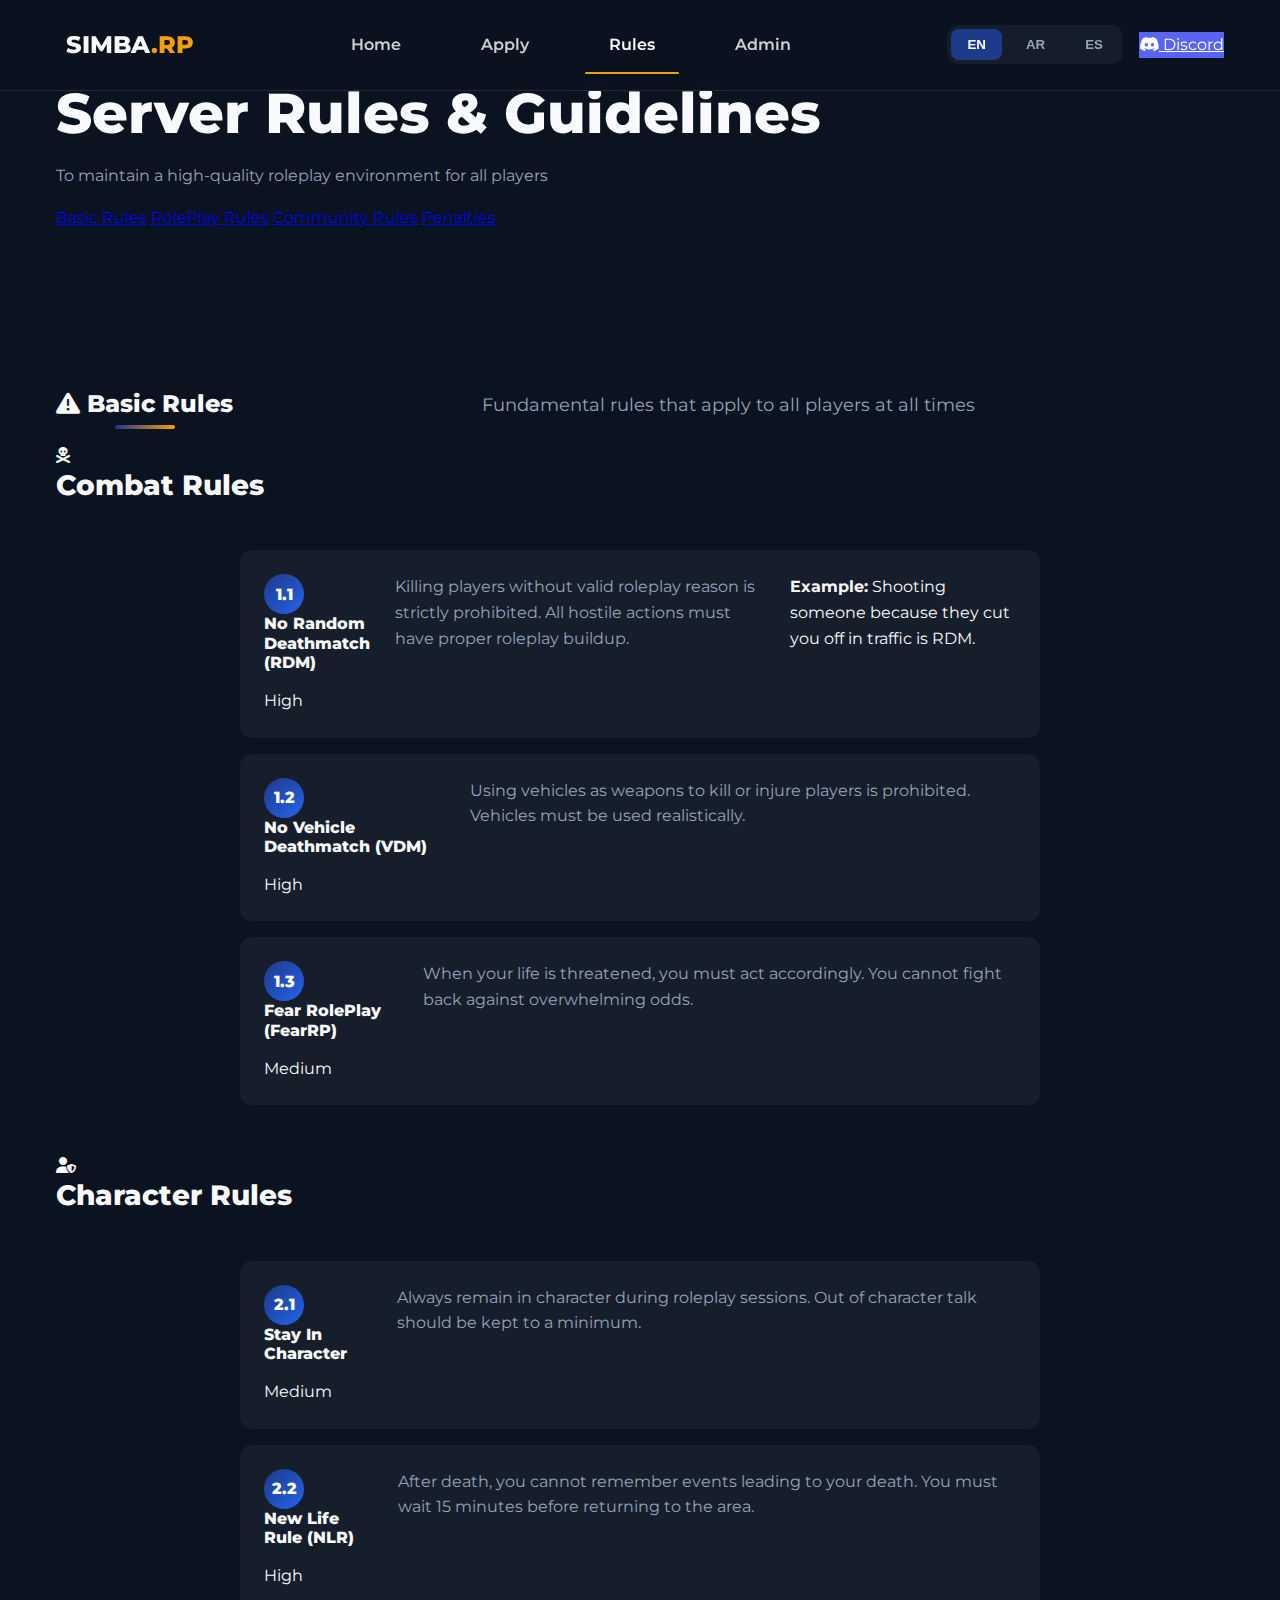
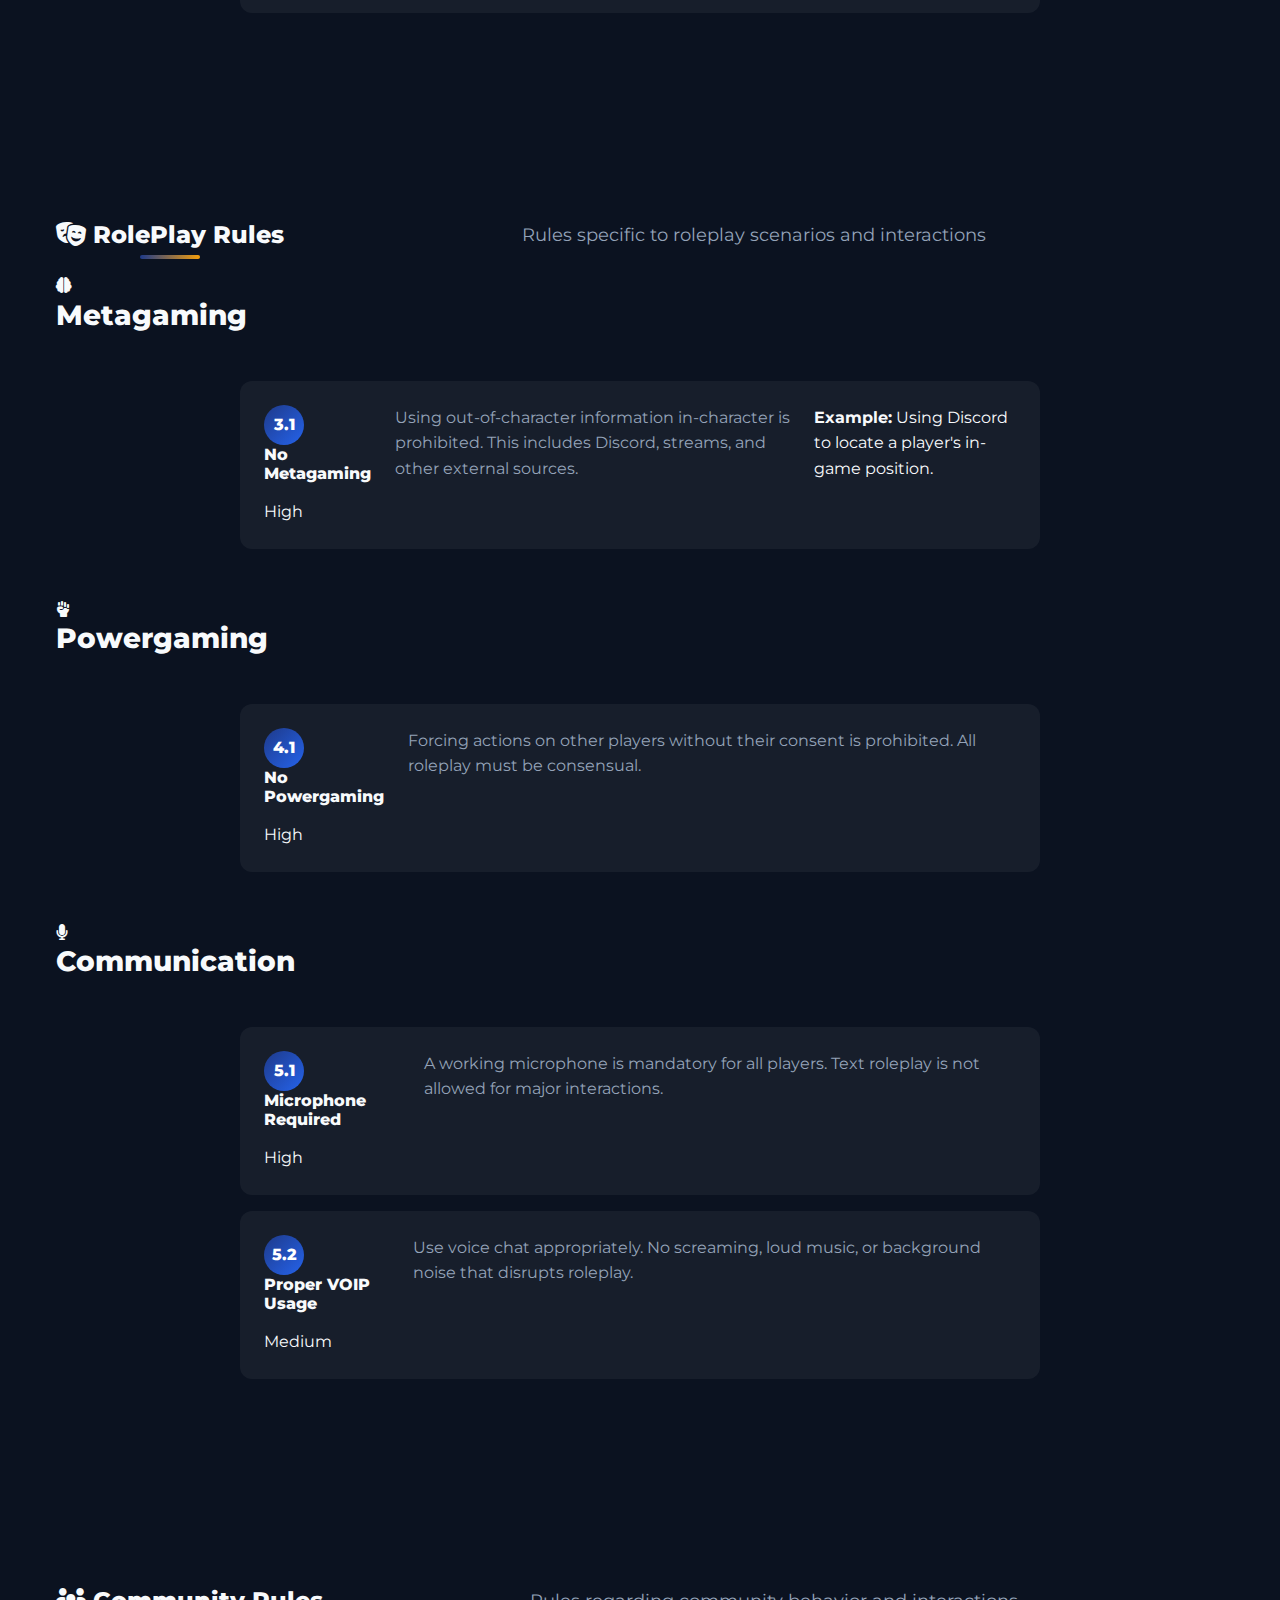
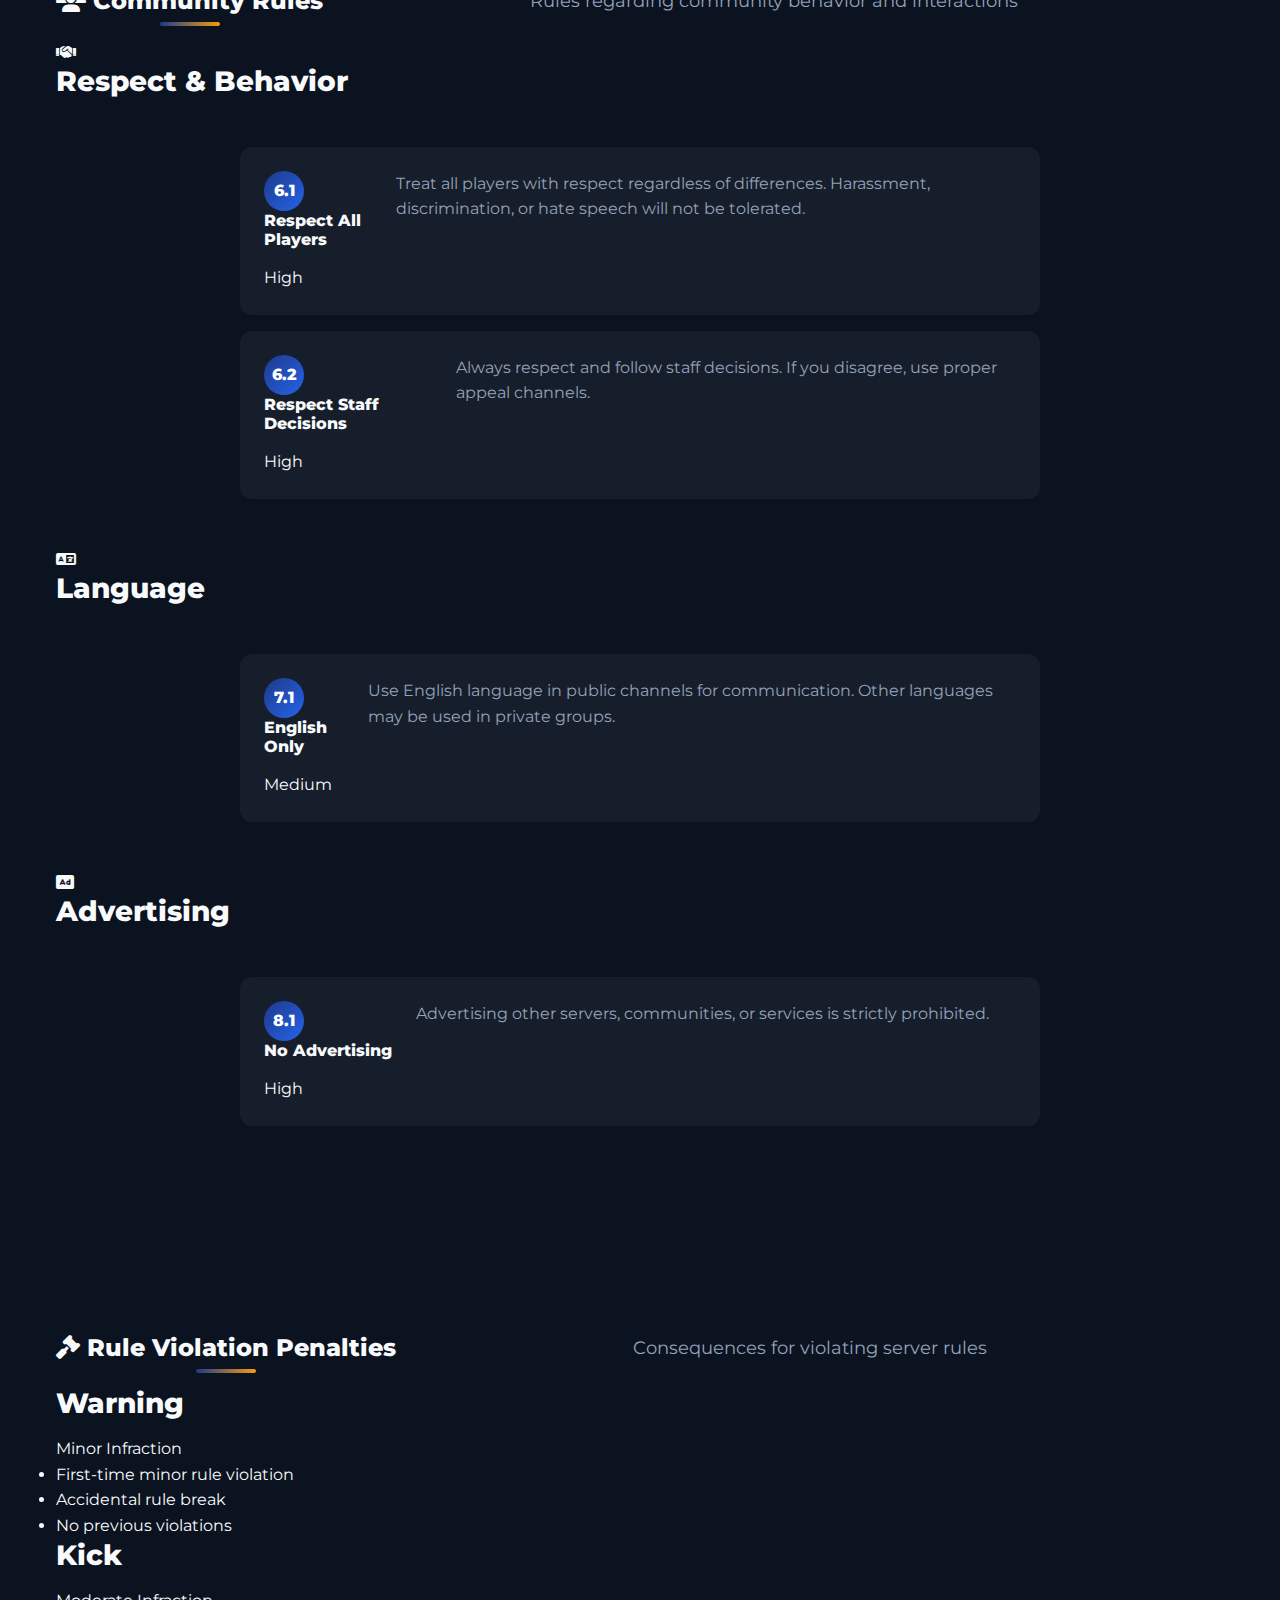
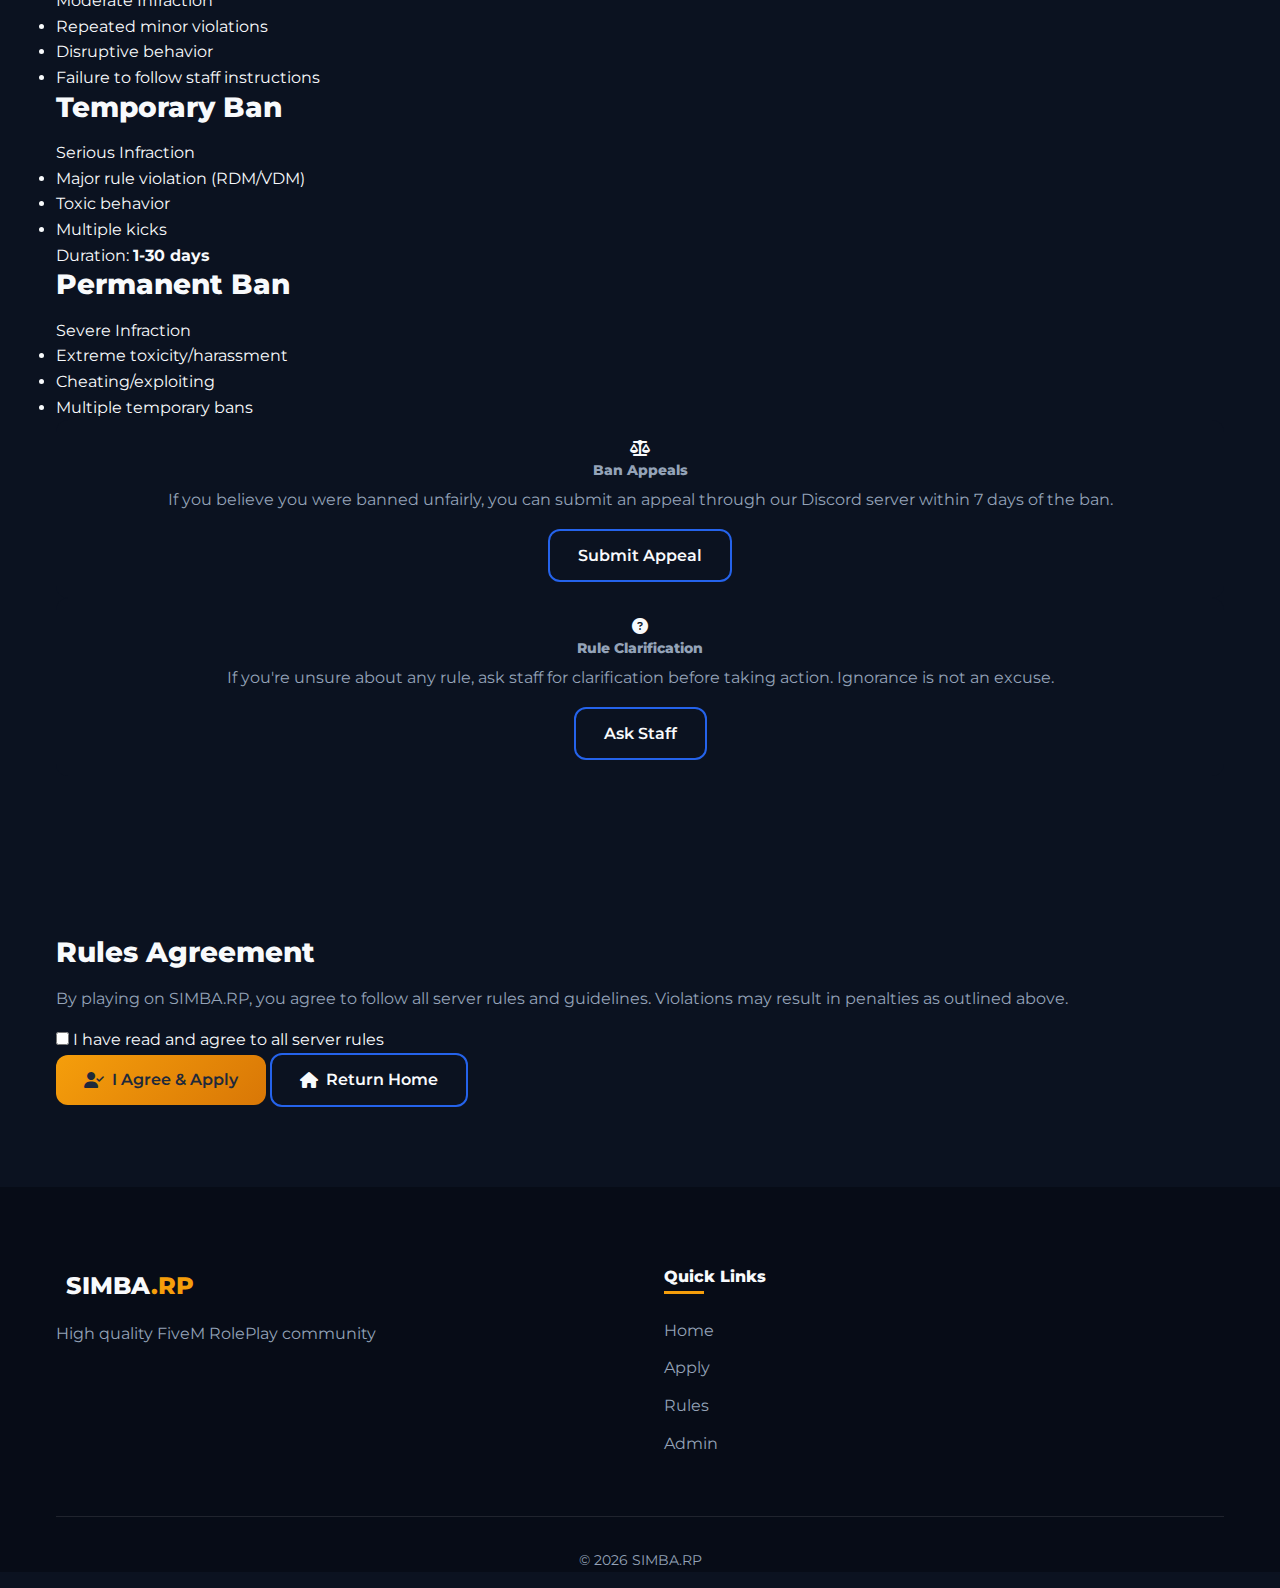
<file: rules.html>
<!DOCTYPE html>
<html lang="en" dir="ltr">
<head>
    <meta charset="UTF-8">
    <meta name="viewport" content="width=device-width, initial-scale=1.0">
    <title>SIMBA.RP | Rules</title>
    
    <!-- Fonts & Icons -->
    <link rel="stylesheet" href="https://cdnjs.cloudflare.com/ajax/libs/font-awesome/6.4.0/css/all.min.css">
    <link href="https://fonts.googleapis.com/css2?family=Montserrat:wght@400;600;700;800&family=Orbitron:wght@400;700&display=swap" rel="stylesheet">
    
    <!-- CSS Files -->
    <link rel="stylesheet" href="css/style.css">
    <link rel="stylesheet" href="css/components.css">
    
    <!-- Scripts -->
    <script defer src="js/lang.js"></script>
    <script defer src="js/main.js"></script>
</head>
<body>
    <!-- Navigation -->
    <nav class="navbar" id="navbar">
        <div class="container">
            <div class="nav-brand">
                <a href="index.html" class="logo">
                    <i class="fas fa-lion"></i>
                    <span>SIMBA<span class="highlight">.RP</span></span>
                </a>
            </div>
            
            <div class="nav-menu" id="navMenu">
                <a href="index.html" class="nav-link" data-lang="nav_home">Home</a>
                <a href="apply.html" class="nav-link" data-lang="nav_apply">Apply</a>
                <a href="rules.html" class="nav-link active" data-lang="nav_rules">Rules</a>
                <a href="admin.html" class="nav-link" data-lang="nav_admin">Admin</a>
            </div>
            
            <div class="nav-actions">
                <div class="language-switcher" id="languageSwitcher">
                    <button class="lang-btn active" data-lang="en">EN</button>
                    <button class="lang-btn" data-lang="ar">AR</button>
                    <button class="lang-btn" data-lang="es">ES</button>
                </div>
                
                <a href="#" class="btn-discord" data-lang="nav_discord">
                    <i class="fab fa-discord"></i>
                    <span>Discord</span>
                </a>
                
                <button class="menu-toggle" id="menuToggle" aria-label="Toggle menu">
                    <i class="fas fa-bars"></i>
                </button>
            </div>
        </div>
    </nav>

    <!-- Rules Header -->
    <section class="rules-header">
        <div class="container">
            <div class="page-header">
                <h1 class="page-title" data-lang="rules_main_title">Server Rules & Guidelines</h1>
                <p class="page-subtitle" data-lang="rules_subtitle">
                    To maintain a high-quality roleplay environment for all players
                </p>
            </div>
            
            <div class="rules-navigation">
                <a href="#basic-rules" class="rule-nav-link active" data-lang="rule_nav_basic">Basic Rules</a>
                <a href="#roleplay-rules" class="rule-nav-link" data-lang="rule_nav_roleplay">RolePlay Rules</a>
                <a href="#community-rules" class="rule-nav-link" data-lang="rule_nav_community">Community Rules</a>
                <a href="#penalties" class="rule-nav-link" data-lang="rule_nav_penalties">Penalties</a>
            </div>
        </div>
    </section>

    <!-- Basic Rules -->
    <section id="basic-rules" class="rules-section">
        <div class="container">
            <div class="section-header">
                <h2 class="section-title" data-lang="basic_rules_title">
                    <i class="fas fa-exclamation-triangle"></i> Basic Rules
                </h2>
                <p class="section-subtitle" data-lang="basic_rules_desc">
                    Fundamental rules that apply to all players at all times
                </p>
            </div>
            
            <div class="rules-category">
                <div class="rule-category-card">
                    <div class="category-icon">
                        <i class="fas fa-skull-crossbones"></i>
                    </div>
                    <h3 data-lang="rule_category_combat">Combat Rules</h3>
                    
                    <div class="rules-list">
                        <div class="rule-item detailed">
                            <div class="rule-header">
                                <div class="rule-number">1.1</div>
                                <h4 data-lang="rule_rdm_title">No Random Deathmatch (RDM)</h4>
                                <span class="rule-severity high" data-lang="severity_high">High</span>
                            </div>
                            <p data-lang="rule_rdm_desc">
                                Killing players without valid roleplay reason is strictly prohibited.
                                All hostile actions must have proper roleplay buildup.
                            </p>
                            <div class="rule-example">
                                <strong data-lang="example_title">Example:</strong>
                                <span data-lang="example_rdm">Shooting someone because they cut you off in traffic is RDM.</span>
                            </div>
                        </div>
                        
                        <div class="rule-item detailed">
                            <div class="rule-header">
                                <div class="rule-number">1.2</div>
                                <h4 data-lang="rule_vdm_title">No Vehicle Deathmatch (VDM)</h4>
                                <span class="rule-severity high" data-lang="severity_high">High</span>
                            </div>
                            <p data-lang="rule_vdm_desc">
                                Using vehicles as weapons to kill or injure players is prohibited.
                                Vehicles must be used realistically.
                            </p>
                        </div>
                        
                        <div class="rule-item detailed">
                            <div class="rule-header">
                                <div class="rule-number">1.3</div>
                                <h4 data-lang="rule_fearrp_title">Fear RolePlay (FearRP)</h4>
                                <span class="rule-severity medium" data-lang="severity_medium">Medium</span>
                            </div>
                            <p data-lang="rule_fearrp_desc">
                                When your life is threatened, you must act accordingly.
                                You cannot fight back against overwhelming odds.
                            </p>
                        </div>
                    </div>
                </div>
                
                <div class="rule-category-card">
                    <div class="category-icon">
                        <i class="fas fa-user-shield"></i>
                    </div>
                    <h3 data-lang="rule_category_character">Character Rules</h3>
                    
                    <div class="rules-list">
                        <div class="rule-item detailed">
                            <div class="rule-header">
                                <div class="rule-number">2.1</div>
                                <h4 data-lang="rule_character_title">Stay In Character</h4>
                                <span class="rule-severity medium" data-lang="severity_medium">Medium</span>
                            </div>
                            <p data-lang="rule_character_desc">
                                Always remain in character during roleplay sessions.
                                Out of character talk should be kept to a minimum.
                            </p>
                        </div>
                        
                        <div class="rule-item detailed">
                            <div class="rule-header">
                                <div class="rule-number">2.2</div>
                                <h4 data-lang="rule_nlr_title">New Life Rule (NLR)</h4>
                                <span class="rule-severity high" data-lang="severity_high">High</span>
                            </div>
                            <p data-lang="rule_nlr_desc">
                                After death, you cannot remember events leading to your death.
                                You must wait 15 minutes before returning to the area.
                            </p>
                        </div>
                    </div>
                </div>
            </div>
        </div>
    </section>

    <!-- RolePlay Rules -->
    <section id="roleplay-rules" class="rules-section alt">
        <div class="container">
            <div class="section-header">
                <h2 class="section-title" data-lang="roleplay_rules_title">
                    <i class="fas fa-theater-masks"></i> RolePlay Rules
                </h2>
                <p class="section-subtitle" data-lang="roleplay_rules_desc">
                    Rules specific to roleplay scenarios and interactions
                </p>
            </div>
            
            <div class="rules-category">
                <div class="rule-category-card">
                    <div class="category-icon">
                        <i class="fas fa-brain"></i>
                    </div>
                    <h3 data-lang="rule_category_metagaming">Metagaming</h3>
                    
                    <div class="rules-list">
                        <div class="rule-item detailed">
                            <div class="rule-header">
                                <div class="rule-number">3.1</div>
                                <h4 data-lang="rule_metagaming_title">No Metagaming</h4>
                                <span class="rule-severity high" data-lang="severity_high">High</span>
                            </div>
                            <p data-lang="rule_metagaming_desc">
                                Using out-of-character information in-character is prohibited.
                                This includes Discord, streams, and other external sources.
                            </p>
                            <div class="rule-example">
                                <strong data-lang="example_title">Example:</strong>
                                <span data-lang="example_metagaming">Using Discord to locate a player's in-game position.</span>
                            </div>
                        </div>
                    </div>
                </div>
                
                <div class="rule-category-card">
                    <div class="category-icon">
                        <i class="fas fa-fist-raised"></i>
                    </div>
                    <h3 data-lang="rule_category_powergaming">Powergaming</h3>
                    
                    <div class="rules-list">
                        <div class="rule-item detailed">
                            <div class="rule-header">
                                <div class="rule-number">4.1</div>
                                <h4 data-lang="rule_powergaming_title">No Powergaming</h4>
                                <span class="rule-severity high" data-lang="severity_high">High</span>
                            </div>
                            <p data-lang="rule_powergaming_desc">
                                Forcing actions on other players without their consent is prohibited.
                                All roleplay must be consensual.
                            </p>
                        </div>
                    </div>
                </div>
                
                <div class="rule-category-card">
                    <div class="category-icon">
                        <i class="fas fa-microphone"></i>
                    </div>
                    <h3 data-lang="rule_category_communication">Communication</h3>
                    
                    <div class="rules-list">
                        <div class="rule-item detailed">
                            <div class="rule-header">
                                <div class="rule-number">5.1</div>
                                <h4 data-lang="rule_mic_title">Microphone Required</h4>
                                <span class="rule-severity high" data-lang="severity_high">High</span>
                            </div>
                            <p data-lang="rule_mic_desc">
                                A working microphone is mandatory for all players.
                                Text roleplay is not allowed for major interactions.
                            </p>
                        </div>
                        
                        <div class="rule-item detailed">
                            <div class="rule-header">
                                <div class="rule-number">5.2</div>
                                <h4 data-lang="rule_voip_title">Proper VOIP Usage</h4>
                                <span class="rule-severity medium" data-lang="severity_medium">Medium</span>
                            </div>
                            <p data-lang="rule_voip_desc">
                                Use voice chat appropriately. No screaming, loud music,
                                or background noise that disrupts roleplay.
                            </p>
                        </div>
                    </div>
                </div>
            </div>
        </div>
    </section>

    <!-- Community Rules -->
    <section id="community-rules" class="rules-section">
        <div class="container">
            <div class="section-header">
                <h2 class="section-title" data-lang="community_rules_title">
                    <i class="fas fa-users"></i> Community Rules
                </h2>
                <p class="section-subtitle" data-lang="community_rules_desc">
                    Rules regarding community behavior and interactions
                </p>
            </div>
            
            <div class="rules-category">
                <div class="rule-category-card">
                    <div class="category-icon">
                        <i class="fas fa-handshake"></i>
                    </div>
                    <h3 data-lang="rule_category_respect">Respect & Behavior</h3>
                    
                    <div class="rules-list">
                        <div class="rule-item detailed">
                            <div class="rule-header">
                                <div class="rule-number">6.1</div>
                                <h4 data-lang="rule_respect_title">Respect All Players</h4>
                                <span class="rule-severity high" data-lang="severity_high">High</span>
                            </div>
                            <p data-lang="rule_respect_desc">
                                Treat all players with respect regardless of differences.
                                Harassment, discrimination, or hate speech will not be tolerated.
                            </p>
                        </div>
                        
                        <div class="rule-item detailed">
                            <div class="rule-header">
                                <div class="rule-number">6.2</div>
                                <h4 data-lang="rule_staff_title">Respect Staff Decisions</h4>
                                <span class="rule-severity high" data-lang="severity_high">High</span>
                            </div>
                            <p data-lang="rule_staff_desc">
                                Always respect and follow staff decisions.
                                If you disagree, use proper appeal channels.
                            </p>
                        </div>
                    </div>
                </div>
                
                <div class="rule-category-card">
                    <div class="category-icon">
                        <i class="fas fa-language"></i>
                    </div>
                    <h3 data-lang="rule_category_language">Language</h3>
                    
                    <div class="rules-list">
                        <div class="rule-item detailed">
                            <div class="rule-header">
                                <div class="rule-number">7.1</div>
                                <h4 data-lang="rule_english_title">English Only</h4>
                                <span class="rule-severity medium" data-lang="severity_medium">Medium</span>
                            </div>
                            <p data-lang="rule_english_desc">
                                Use English language in public channels for communication.
                                Other languages may be used in private groups.
                            </p>
                        </div>
                    </div>
                </div>
                
                <div class="rule-category-card">
                    <div class="category-icon">
                        <i class="fas fa-ad"></i>
                    </div>
                    <h3 data-lang="rule_category_advertising">Advertising</h3>
                    
                    <div class="rules-list">
                        <div class="rule-item detailed">
                            <div class="rule-header">
                                <div class="rule-number">8.1</div>
                                <h4 data-lang="rule_advertising_title">No Advertising</h4>
                                <span class="rule-severity high" data-lang="severity_high">High</span>
                            </div>
                            <p data-lang="rule_advertising_desc">
                                Advertising other servers, communities, or services is strictly prohibited.
                            </p>
                        </div>
                    </div>
                </div>
            </div>
        </div>
    </section>

    <!-- Penalties -->
    <section id="penalties" class="penalties-section">
        <div class="container">
            <div class="section-header">
                <h2 class="section-title" data-lang="penalties_title">
                    <i class="fas fa-gavel"></i> Rule Violation Penalties
                </h2>
                <p class="section-subtitle" data-lang="penalties_subtitle">
                    Consequences for violating server rules
                </p>
            </div>
            
            <div class="penalties-grid">
                <div class="penalty-card warning">
                    <div class="penalty-header">
                        <h3 data-lang="penalty_warning">Warning</h3>
                        <span class="penalty-level" data-lang="level_minor">Minor Infraction</span>
                    </div>
                    <ul class="penalty-list">
                        <li data-lang="penalty_warning1">First-time minor rule violation</li>
                        <li data-lang="penalty_warning2">Accidental rule break</li>
                        <li data-lang="penalty_warning3">No previous violations</li>
                    </ul>
                </div>
                
                <div class="penalty-card kick">
                    <div class="penalty-header">
                        <h3 data-lang="penalty_kick">Kick</h3>
                        <span class="penalty-level" data-lang="level_moderate">Moderate Infraction</span>
                    </div>
                    <ul class="penalty-list">
                        <li data-lang="penalty_kick1">Repeated minor violations</li>
                        <li data-lang="penalty_kick2">Disruptive behavior</li>
                        <li data-lang="penalty_kick3">Failure to follow staff instructions</li>
                    </ul>
                </div>
                
                <div class="penalty-card tempban">
                    <div class="penalty-header">
                        <h3 data-lang="penalty_tempban">Temporary Ban</h3>
                        <span class="penalty-level" data-lang="level_serious">Serious Infraction</span>
                    </div>
                    <ul class="penalty-list">
                        <li data-lang="penalty_tempban1">Major rule violation (RDM/VDM)</li>
                        <li data-lang="penalty_tempban2">Toxic behavior</li>
                        <li data-lang="penalty_tempban3">Multiple kicks</li>
                    </ul>
                    <div class="penalty-duration">
                        <span data-lang="duration">Duration:</span>
                        <strong>1-30 days</strong>
                    </div>
                </div>
                
                <div class="penalty-card permaban">
                    <div class="penalty-header">
                        <h3 data-lang="penalty_permaban">Permanent Ban</h3>
                        <span class="penalty-level" data-lang="level_severe">Severe Infraction</span>
                    </div>
                    <ul class="penalty-list">
                        <li data-lang="penalty_permaban1">Extreme toxicity/harassment</li>
                        <li data-lang="penalty_permaban2">Cheating/exploiting</li>
                        <li data-lang="penalty_permaban3">Multiple temporary bans</li>
                    </ul>
                </div>
            </div>
            
            <div class="penalties-info">
                <div class="info-card">
                    <i class="fas fa-balance-scale"></i>
                    <h4 data-lang="appeals_title">Ban Appeals</h4>
                    <p data-lang="appeals_desc">
                        If you believe you were banned unfairly, you can submit an appeal
                        through our Discord server within 7 days of the ban.
                    </p>
                    <a href="#" class="btn btn-outline" data-lang="appeals_btn">Submit Appeal</a>
                </div>
                
                <div class="info-card">
                    <i class="fas fa-question-circle"></i>
                    <h4 data-lang="clarification_title">Rule Clarification</h4>
                    <p data-lang="clarification_desc">
                        If you're unsure about any rule, ask staff for clarification
                        before taking action. Ignorance is not an excuse.
                    </p>
                    <a href="#" class="btn btn-outline" data-lang="clarification_btn">Ask Staff</a>
                </div>
            </div>
        </div>
    </section>

    <!-- Rules Agreement -->
    <section class="rules-agreement-section">
        <div class="container">
            <div class="agreement-card">
                <h3 data-lang="agreement_title">Rules Agreement</h3>
                <p data-lang="agreement_desc">
                    By playing on SIMBA.RP, you agree to follow all server rules and guidelines.
                    Violations may result in penalties as outlined above.
                </p>
                
                <div class="agreement-actions">
                    <div class="agreement-check">
                        <input type="checkbox" id="rulesAgreement">
                        <label for="rulesAgreement" data-lang="agreement_check">
                            I have read and agree to all server rules
                        </label>
                    </div>
                    
                    <div class="agreement-buttons">
                        <a href="apply.html" class="btn btn-primary" data-lang="agreement_apply">
                            <i class="fas fa-user-check"></i> I Agree & Apply
                        </a>
                        <a href="index.html" class="btn btn-outline" data-lang="agreement_home">
                            <i class="fas fa-home"></i> Return Home
                        </a>
                    </div>
                </div>
            </div>
        </div>
    </section>

    <!-- Footer -->
    <footer class="footer">
        <div class="container">
            <div class="footer-grid">
                <div class="footer-col">
                    <div class="footer-logo">
                        <i class="fas fa-lion"></i>
                        <span>SIMBA<span class="highlight">.RP</span></span>
                    </div>
                    <p class="footer-description" data-lang="footer_desc">
                        High quality FiveM RolePlay community
                    </p>
                </div>
                
                <div class="footer-col">
                    <h4 data-lang="footer_quick_links">Quick Links</h4>
                    <ul class="footer-links">
                        <li><a href="index.html" data-lang="nav_home">Home</a></li>
                        <li><a href="apply.html" data-lang="nav_apply">Apply</a></li>
                        <li><a href="rules.html" data-lang="nav_rules">Rules</a></li>
                        <li><a href="admin.html" data-lang="nav_admin">Admin</a></li>
                    </ul>
                </div>
            </div>
            
            <div class="footer-bottom">
                <p data-lang="footer_copyright">
                    &copy; <span id="currentYear">2023</span> SIMBA.RP
                </p>
            </div>
        </div>
    </footer>

    <!-- Rules Navigation Script -->
    <script>
        // Rules navigation highlighting
        const ruleNavLinks = document.querySelectorAll('.rule-nav-link');
        const ruleSections = document.querySelectorAll('.rules-section, .penalties-section');
        
        // Intersection Observer for rule sections
        const observer = new IntersectionObserver((entries) => {
            entries.forEach(entry => {
                if (entry.isIntersecting) {
                    const id = entry.target.getAttribute('id');
                    ruleNavLinks.forEach(link => {
                        link.classList.toggle('active', link.getAttribute('href') === `#${id}`);
                    });
                }
            });
        }, { threshold: 0.5 });
        
        ruleSections.forEach(section => observer.observe(section));
        
        // Smooth scroll for rule navigation
        ruleNavLinks.forEach(link => {
            link.addEventListener('click', function(e) {
                e.preventDefault();
                const targetId = this.getAttribute('href');
                const targetSection = document.querySelector(targetId);
                
                if (targetSection) {
                    const headerHeight = document.querySelector('.navbar').offsetHeight;
                    const targetPosition = targetSection.offsetTop - headerHeight;
                    
                    window.scrollTo({
                        top: targetPosition,
                        behavior: 'smooth'
                    });
                }
            });
        });
        
        // Set current year
        document.getElementById('currentYear').textContent = new Date().getFullYear();
        
        // Rules agreement checkbox
        const rulesAgreement = document.getElementById('rulesAgreement');
        const applyBtn = document.querySelector('.agreement-buttons .btn-primary');
        
        if (rulesAgreement && applyBtn) {
            rulesAgreement.addEventListener('change', function() {
                applyBtn.disabled = !this.checked;
            });
            
            // Initially disable apply button
            applyBtn.disabled = true;
        }
    </script>
</body>
</html>
</file>
<file: css/style.css>
/* CSS Variables - Theme */
:root {
    /* Colors */
    --primary: #1E3A8A;
    --primary-light: #2563EB;
    --primary-dark: #0B1220;
    --secondary: #F59E0B;
    --secondary-light: #FBBF24;
    --secondary-dark: #D97706;
    
    /* Backgrounds */
    --bg-dark: #0B1220;
    --bg-darker: #070C17;
    --bg-card: rgba(255, 255, 255, 0.05);
    --bg-card-hover: rgba(255, 255, 255, 0.08);
    
    /* Text */
    --text-light: #F8FAFC;
    --text-gray: #94A3B8;
    --text-dark: #1E293B;
    
    /* Status Colors */
    --success: #10B981;
    --warning: #F59E0B;
    --danger: #EF4444;
    --info: #3B82F6;
    
    /* Borders & Shadows */
    --border-radius: 12px;
    --border-radius-lg: 20px;
    --border-color: rgba(255, 255, 255, 0.1);
    --shadow: 0 10px 30px rgba(0, 0, 0, 0.3);
    --shadow-lg: 0 20px 60px rgba(0, 0, 0, 0.5);
    
    /* Transitions */
    --transition-fast: 0.2s ease;
    --transition-normal: 0.3s ease;
    --transition-slow: 0.5s ease;
    
    /* Spacing */
    --spacing-xs: 0.5rem;
    --spacing-sm: 1rem;
    --spacing-md: 2rem;
    --spacing-lg: 3rem;
    --spacing-xl: 5rem;
}

/* Reset & Base Styles */
* {
    margin: 0;
    padding: 0;
    box-sizing: border-box;
}

html {
    scroll-behavior: smooth;
    scroll-padding-top: 80px;
}

body {
    font-family: 'Montserrat', system-ui, -apple-system, sans-serif;
    background-color: var(--bg-dark);
    color: var(--text-light);
    line-height: 1.6;
    overflow-x: hidden;
    min-height: 100vh;
}

body[dir="rtl"] {
    direction: rtl;
    text-align: right;
}

/* Typography */
h1, h2, h3, h4, h5, h6 {
    font-weight: 800;
    line-height: 1.2;
    margin-bottom: var(--spacing-sm);
}

h1 {
    font-size: 3.5rem;
}

h2 {
    font-size: 2.5rem;
}

h3 {
    font-size: 1.75rem;
}

p {
    margin-bottom: var(--spacing-sm);
    color: var(--text-gray);
}

.highlight {
    color: var(--secondary);
}

/* Container */
.container {
    width: 100%;
    max-width: 1200px;
    margin: 0 auto;
    padding: 0 var(--spacing-sm);
}

/* Section Styles */
section {
    padding: var(--spacing-xl) 0;
}

.section-header {
    text-align: center;
    margin-bottom: var(--spacing-lg);
}

.section-title {
    position: relative;
    display: inline-block;
    margin-bottom: var(--spacing-sm);
}

.section-title::after {
    content: '';
    position: absolute;
    bottom: -10px;
    left: 50%;
    transform: translateX(-50%);
    width: 60px;
    height: 4px;
    background: linear-gradient(90deg, var(--primary), var(--secondary));
    border-radius: 2px;
}

.section-subtitle {
    max-width: 600px;
    margin: 0 auto;
    font-size: 1.1rem;
}

.text-center {
    text-align: center;
}

/* Buttons */
.btn {
    display: inline-flex;
    align-items: center;
    justify-content: center;
    gap: 8px;
    padding: 12px 28px;
    border-radius: var(--border-radius);
    font-weight: 600;
    text-decoration: none;
    border: none;
    cursor: pointer;
    transition: var(--transition-normal);
    font-size: 1rem;
    position: relative;
    overflow: hidden;
    z-index: 1;
}

.btn::before {
    content: '';
    position: absolute;
    top: 0;
    left: -100%;
    width: 100%;
    height: 100%;
    background: linear-gradient(90deg, transparent, rgba(255, 255, 255, 0.1), transparent);
    transition: left 0.5s ease;
    z-index: -1;
}

.btn:hover::before {
    left: 100%;
}

.btn-primary {
    background: linear-gradient(135deg, var(--secondary), var(--secondary-dark));
    color: var(--text-dark);
}

.btn-primary:hover {
    transform: translateY(-3px);
    box-shadow: 0 10px 25px rgba(245, 158, 11, 0.3);
}

.btn-secondary {
    background: linear-gradient(135deg, var(--primary), var(--primary-light));
    color: white;
}

.btn-secondary:hover {
    transform: translateY(-3px);
    box-shadow: 0 10px 25px rgba(37, 99, 235, 0.3);
}

.btn-outline {
    background: transparent;
    border: 2px solid var(--primary-light);
    color: var(--text-light);
}

.btn-outline:hover {
    background: rgba(37, 99, 235, 0.1);
    border-color: var(--secondary);
    color: var(--secondary);
}

.btn-large {
    padding: 16px 40px;
    font-size: 1.1rem;
}

.btn-discord {
    background: #5865F2;
    color: white;
}

.btn-discord:hover {
    background: #4752C4;
    transform: translateY(-3px);
}

/* Navigation */
.navbar {
    position: fixed;
    top: 0;
    left: 0;
    width: 100%;
    background: rgba(11, 18, 32, 0.95);
    backdrop-filter: blur(10px);
    z-index: 1000;
    border-bottom: 1px solid var(--border-color);
    padding: 1rem 0;
}

.navbar .container {
    display: flex;
    align-items: center;
    justify-content: space-between;
}

.nav-brand .logo {
    display: flex;
    align-items: center;
    gap: 10px;
    font-size: 1.5rem;
    font-weight: 800;
    color: var(--text-light);
    text-decoration: none;
}

.nav-brand .logo i {
    color: var(--secondary);
    font-size: 2rem;
}

.nav-menu {
    display: flex;
    gap: 2rem;
    align-items: center;
}

.nav-link {
    color: var(--text-gray);
    text-decoration: none;
    font-weight: 600;
    transition: var(--transition-fast);
    position: relative;
    padding: 0.5rem 0;
}

.nav-link:hover,
.nav-link.active {
    color: var(--text-light);
}

.nav-link.active::after {
    content: '';
    position: absolute;
    bottom: 0;
    left: 0;
    width: 100%;
    height: 2px;
    background: var(--secondary);
    border-radius: 1px;
}

.nav-actions {
    display: flex;
    align-items: center;
    gap: 1rem;
}

.language-switcher {
    display: flex;
    gap: 0.5rem;
    background: var(--bg-card);
    padding: 0.25rem;
    border-radius: var(--border-radius);
}

.lang-btn {
    padding: 0.5rem 1rem;
    border: none;
    background: transparent;
    color: var(--text-gray);
    border-radius: 8px;
    cursor: pointer;
    font-weight: 600;
    transition: var(--transition-fast);
}

.lang-btn:hover,
.lang-btn.active {
    background: var(--primary);
    color: white;
}

.menu-toggle {
    display: none;
    background: none;
    border: none;
    color: var(--text-light);
    font-size: 1.5rem;
    cursor: pointer;
    padding: 0.5rem;
}

/* Hero Section */
.hero {
    min-height: 100vh;
    display: flex;
    align-items: center;
    position: relative;
    background: 
        linear-gradient(rgba(11, 18, 32, 0.9), rgba(11, 18, 32, 0.95)),
        url('../assets/images/hero-bg.jpg') center/cover no-repeat fixed;
    overflow: hidden;
}

.hero-overlay {
    position: absolute;
    top: 0;
    left: 0;
    width: 100%;
    height: 100%;
    background: radial-gradient(circle at 20% 30%, rgba(37, 99, 235, 0.1) 0%, transparent 40%),
                radial-gradient(circle at 80% 70%, rgba(245, 158, 11, 0.1) 0%, transparent 40%);
    pointer-events: none;
}

.hero-content {
    text-align: center;
    max-width: 800px;
    margin: 0 auto;
    position: relative;
    z-index: 2;
}

.hero-tag {
    display: inline-block;
    background: linear-gradient(135deg, var(--primary), var(--primary-light));
    padding: 8px 20px;
    border-radius: 30px;
    font-size: 0.9rem;
    font-weight: 700;
    letter-spacing: 1px;
    text-transform: uppercase;
    margin-bottom: 2rem;
    color: white;
    box-shadow: 0 5px 15px rgba(37, 99, 235, 0.3);
}

.hero-title {
    font-family: 'Orbitron', sans-serif;
    font-size: 4.5rem;
    margin-bottom: 1.5rem;
    background: linear-gradient(135deg, #fff 0%, var(--text-gray) 100%);
    -webkit-background-clip: text;
    background-clip: text;
    color: transparent;
    text-shadow: 0 2px 10px rgba(0, 0, 0, 0.2);
}

.hero-subtitle {
    font-size: 1.2rem;
    margin-bottom: 3rem;
    max-width: 600px;
    margin-left: auto;
    margin-right: auto;
}

.hero-buttons {
    display: flex;
    gap: 1rem;
    justify-content: center;
    flex-wrap: wrap;
    margin-bottom: 3rem;
}

.scroll-indicator {
    position: absolute;
    bottom: 2rem;
    left: 50%;
    transform: translateX(-50%);
    color: var(--text-gray);
    font-size: 1.5rem;
    animation: bounce 2s infinite;
}

@keyframes bounce {
    0%, 20%, 50%, 80%, 100% {
        transform: translateX(-50%) translateY(0);
    }
    40% {
        transform: translateX(-50%) translateY(-10px);
    }
    60% {
        transform: translateX(-50%) translateY(-5px);
    }
}

/* Server Status */
.server-status-wrapper {
    margin-top: 3rem;
}

.server-status {
    background: var(--bg-card);
    border-radius: var(--border-radius-lg);
    padding: 1.5rem;
    margin-bottom: 2rem;
    border: 1px solid var(--border-color);
    backdrop-filter: blur(10px);
}

.status-loading {
    display: flex;
    align-items: center;
    justify-content: center;
    gap: 1rem;
    color: var(--text-gray);
}

.status-loading i {
    font-size: 1.2rem;
}

.server-stats {
    display: grid;
    grid-template-columns: repeat(auto-fit, minmax(150px, 1fr));
    gap: 1rem;
}

.stat {
    background: var(--bg-card);
    padding: 1.5rem;
    border-radius: var(--border-radius);
    text-align: center;
    transition: var(--transition-normal);
}

.stat:hover {
    background: var(--bg-card-hover);
    transform: translateY(-3px);
}

.stat-number {
    display: block;
    font-size: 2.5rem;
    font-weight: 800;
    color: var(--secondary);
    margin-bottom: 0.5rem;
}

.stat-label {
    font-size: 0.9rem;
    color: var(--text-gray);
}

/* Features Section */
.features-grid {
    display: grid;
    grid-template-columns: repeat(auto-fit, minmax(300px, 1fr));
    gap: 2rem;
    margin-top: 3rem;
}

.feature-card {
    background: var(--bg-card);
    padding: 2rem;
    border-radius: var(--border-radius-lg);
    text-align: center;
    transition: var(--transition-normal);
    border: 1px solid transparent;
}

.feature-card:hover {
    border-color: var(--secondary);
    transform: translateY(-10px);
    box-shadow: var(--shadow-lg);
}

.feature-icon {
    width: 70px;
    height: 70px;
    background: linear-gradient(135deg, var(--primary), var(--primary-light));
    border-radius: 50%;
    display: flex;
    align-items: center;
    justify-content: center;
    margin: 0 auto 1.5rem;
    font-size: 1.8rem;
    color: white;
}

.feature-card h3 {
    margin-bottom: 1rem;
    color: var(--text-light);
}

/* Rules Preview */
.rules-preview {
    background: var(--bg-darker);
}

.rules-list {
    max-width: 800px;
    margin: 3rem auto;
}

.rule-item {
    display: flex;
    gap: 1.5rem;
    align-items: flex-start;
    background: var(--bg-card);
    padding: 1.5rem;
    border-radius: var(--border-radius);
    margin-bottom: 1rem;
    transition: var(--transition-normal);
}

.rule-item:hover {
    background: var(--bg-card-hover);
    transform: translateX(10px);
}

.rule-number {
    background: linear-gradient(135deg, var(--primary), var(--primary-light));
    color: white;
    width: 40px;
    height: 40px;
    border-radius: 50%;
    display: flex;
    align-items: center;
    justify-content: center;
    font-weight: 800;
    flex-shrink: 0;
}

.rule-content h4 {
    color: var(--text-light);
    margin-bottom: 0.5rem;
}

/* CTA Section */
.cta-section {
    background: linear-gradient(135deg, var(--primary-dark), var(--primary));
    position: relative;
    overflow: hidden;
}

.cta-section::before {
    content: '';
    position: absolute;
    top: 0;
    left: 0;
    width: 100%;
    height: 100%;
    background: url('data:image/svg+xml,<svg xmlns="http://www.w3.org/2000/svg" viewBox="0 0 1000 100"><path fill="rgba(255,255,255,0.03)" d="M0,0V100H1000V0C750,50 500,75 250,50S0,25 0,0Z"/></svg>');
    background-size: cover;
}

.cta-content {
    text-align: center;
    max-width: 800px;
    margin: 0 auto;
    position: relative;
    z-index: 1;
}

.cta-content h2 {
    margin-bottom: 1rem;
}

.cta-content p {
    margin-bottom: 2rem;
    font-size: 1.1rem;
}

.cta-buttons {
    display: flex;
    gap: 1rem;
    justify-content: center;
    flex-wrap: wrap;
}

/* Footer */
.footer {
    background: var(--bg-darker);
    padding-top: var(--spacing-xl);
}

.footer-grid {
    display: grid;
    grid-template-columns: repeat(auto-fit, minmax(250px, 1fr));
    gap: 3rem;
    margin-bottom: 3rem;
}

.footer-logo {
    display: flex;
    align-items: center;
    gap: 10px;
    font-size: 1.5rem;
    font-weight: 800;
    margin-bottom: 1rem;
    color: var(--text-light);
}

.footer-logo i {
    color: var(--secondary);
    font-size: 2rem;
}

.footer-description {
    margin-bottom: 1.5rem;
}

.social-links {
    display: flex;
    gap: 1rem;
}

.social-link {
    width: 40px;
    height: 40px;
    background: var(--bg-card);
    border-radius: 50%;
    display: flex;
    align-items: center;
    justify-content: center;
    color: var(--text-light);
    text-decoration: none;
    transition: var(--transition-normal);
}

.social-link:hover {
    background: var(--primary);
    transform: translateY(-3px);
}

.footer-col h4 {
    color: var(--text-light);
    margin-bottom: 1.5rem;
    position: relative;
    padding-bottom: 0.5rem;
}

.footer-col h4::after {
    content: '';
    position: absolute;
    bottom: 0;
    left: 0;
    width: 40px;
    height: 3px;
    background: var(--secondary);
}

.footer-links {
    list-style: none;
}

.footer-links li {
    margin-bottom: 0.75rem;
}

.footer-links a {
    color: var(--text-gray);
    text-decoration: none;
    transition: var(--transition-fast);
}

.footer-links a:hover {
    color: var(--secondary);
    padding-left: 5px;
}

.footer-bottom {
    text-align: center;
    padding-top: 2rem;
    border-top: 1px solid var(--border-color);
    color: var(--text-gray);
    font-size: 0.9rem;
}

.footer-note {
    margin-top: 1rem;
    color: var(--text-gray);
}

.footer-note i {
    color: var(--danger);
    margin: 0 5px;
}

/* Back to Top */
.back-to-top {
    position: fixed;
    bottom: 2rem;
    right: 2rem;
    width: 50px;
    height: 50px;
    background: var(--primary);
    color: white;
    border: none;
    border-radius: 50%;
    cursor: pointer;
    display: none;
    align-items: center;
    justify-content: center;
    font-size: 1.2rem;
    transition: var(--transition-normal);
    z-index: 999;
    box-shadow: var(--shadow);
}
</file>
<file: css/components.css>
/* Components Styles */

/* Cards */
.card {
    background: var(--bg-card);
    border-radius: var(--border-radius);
    padding: var(--spacing-md);
    border: 1px solid var(--border-color);
    transition: var(--transition-normal);
}

.card:hover {
    background: var(--bg-card-hover);
    transform: translateY(-5px);
    box-shadow: var(--shadow);
}

/* Modals */
.modal {
    display: none;
    position: fixed;
    top: 0;
    left: 0;
    width: 100%;
    height: 100%;
    background: rgba(0, 0, 0, 0.8);
    z-index: 2000;
    align-items: center;
    justify-content: center;
}

.modal.show {
    display: flex;
}

.modal-content {
    background: var(--bg-dark);
    border-radius: var(--border-radius-lg);
    width: 90%;
    max-width: 600px;
    max-height: 90vh;
    overflow-y: auto;
    border: 1px solid var(--border-color);
    box-shadow: var(--shadow-lg);
}

.modal-header {
    padding: var(--spacing-md);
    border-bottom: 1px solid var(--border-color);
    display: flex;
    justify-content: space-between;
    align-items: center;
}

.modal-close {
    background: none;
    border: none;
    color: var(--text-gray);
    font-size: 1.5rem;
    cursor: pointer;
    padding: 0.5rem;
}

.modal-body {
    padding: var(--spacing-md);
}

.modal-footer {
    padding: var(--spacing-md);
    border-top: 1px solid var(--border-color);
    display: flex;
    gap: 1rem;
    justify-content: flex-end;
}

/* Toasts */
.toast {
    position: fixed;
    bottom: 2rem;
    right: 2rem;
    background: var(--success);
    color: white;
    padding: 1rem 1.5rem;
    border-radius: var(--border-radius);
    box-shadow: var(--shadow);
    transform: translateY(100px);
    opacity: 0;
    transition: transform 0.3s ease, opacity 0.3s ease;
    z-index: 3000;
}

.toast.show {
    transform: translateY(0);
    opacity: 1;
}

.toast-content {
    display: flex;
    align-items: center;
    gap: 1rem;
}

/* Forms */
.form-section {
    background: var(--bg-card);
    border-radius: var(--border-radius);
    padding: var(--spacing-md);
    margin-bottom: var(--spacing-md);
}

.form-group {
    margin-bottom: var(--spacing-md);
}

.form-group label {
    display: block;
    margin-bottom: var(--spacing-xs);
    font-weight: 600;
    color: var(--text-light);
}

.form-group input,
.form-group select,
.form-group textarea {
    width: 100%;
    padding: 12px 16px;
    background: rgba(255, 255, 255, 0.05);
    border: 1px solid var(--border-color);
    border-radius: var(--border-radius);
    color: var(--text-light);
    font-size: 1rem;
    transition: var(--transition-fast);
}

.form-group input:focus,
.form-group select:focus,
.form-group textarea:focus {
    outline: none;
    border-color: var(--secondary);
    box-shadow: 0 0 0 3px rgba(245, 158, 11, 0.1);
}

.form-group textarea {
    resize: vertical;
    min-height: 120px;
}

.form-row {
    display: grid;
    grid-template-columns: repeat(auto-fit, minmax(200px, 1fr));
    gap: var(--spacing-md);
}

.form-hint {
    font-size: 0.85rem;
    color: var(--text-gray);
    margin-top: 0.5rem;
}

.form-counter {
    text-align: right;
    font-size: 0.85rem;
    color: var(--text-gray);
    margin-top: 0.5rem;
}

/* Checkbox & Radio */
.checkbox-group {
    display: flex;
    flex-direction: column;
    gap: 0.75rem;
}

.checkbox-label {
    display: flex;
    align-items: center;
    gap: 0.75rem;
    cursor: pointer;
}

.checkbox-label input[type="checkbox"] {
    width: 18px;
    height: 18px;
    cursor: pointer;
}

/* Application Steps */
.application-steps {
    display: grid;
    grid-template-columns: repeat(auto-fit, minmax(200px, 1fr));
    gap: var(--spacing-md);
    margin: var(--spacing-lg) 0;
}

.step {
    display: flex;
    align-items: center;
    gap: var(--spacing-sm);
    padding: var(--spacing-sm);
    background: var(--bg-card);
    border-radius: var(--border-radius);
    opacity: 0.5;
}

.step.active {
    opacity: 1;
    border: 1px solid var(--secondary);
}

.step-number {
    width: 40px;
    height: 40px;
    background: var(--primary);
    color: white;
    border-radius: 50%;
    display: flex;
    align-items: center;
    justify-content: center;
    font-weight: 800;
    font-size: 1.2rem;
}

.step.active .step-number {
    background: var(--secondary);
}

.step-content h3 {
    margin-bottom: 0.25rem;
    font-size: 1.1rem;
}

.step-content p {
    margin: 0;
    font-size: 0.9rem;
}

/* Form Actions */
.form-actions {
    display: flex;
    gap: var(--spacing-sm);
    justify-content: flex-end;
    margin-top: var(--spacing-lg);
}

/* Application Tips */
.tips-grid {
    display: grid;
    grid-template-columns: repeat(auto-fit, minmax(250px, 1fr));
    gap: var(--spacing-md);
    margin-top: var(--spacing-md);
}

.tip-card {
    background: var(--bg-card);
    padding: var(--spacing-md);
    border-radius: var(--border-radius);
    text-align: center;
    transition: var(--transition-normal);
}

.tip-card:hover {
    transform: translateY(-5px);
    border: 1px solid var(--secondary);
}

.tip-card i {
    font-size: 2rem;
    color: var(--secondary);
    margin-bottom: var(--spacing-sm);
}

.tip-card h4 {
    margin-bottom: var(--spacing-xs);
    color: var(--text-light);
}

/* Validation States */
.form-group.error input,
.form-group.error select,
.form-group.error textarea {
    border-color: var(--danger);
}

.form-group.success input,
.form-group.success select,
.form-group.success textarea {
    border-color: var(--success);
}

.error-message {
    color: var(--danger);
    font-size: 0.85rem;
    margin-top: 0.5rem;
}

.success-message {
    color: var(--success);
    font-size: 0.85rem;
    margin-top: 0.5rem;
}

/* Loading States */
.loading {
    position: relative;
    pointer-events: none;
}

.loading::after {
    content: '';
    position: absolute;
    top: 50%;
    left: 50%;
    width: 20px;
    height: 20px;
    border: 2px solid var(--border-color);
    border-top-color: var(--secondary);
    border-radius: 50%;
    animation: spin 1s linear infinite;
}

@keyframes spin {
    to { transform: rotate(360deg); }
}

/* Badges */
.badge {
    display: inline-block;
    padding: 4px 12px;
    border-radius: 20px;
    font-size: 0.8rem;
    font-weight: 600;
    text-transform: uppercase;
}

.badge-primary {
    background: var(--primary);
    color: white;
}

.badge-secondary {
    background: var(--secondary);
    color: var(--text-dark);
}

.badge-success {
    background: var(--success);
    color: white;
}

.badge-warning {
    background: var(--warning);
    color: white;
}

.badge-danger {
    background: var(--danger);
    color: white;
}

/* Alerts */
.alert {
    padding: var(--spacing-md);
    border-radius: var(--border-radius);
    margin-bottom: var(--spacing-md);
    border: 1px solid transparent;
}

.alert-success {
    background: rgba(16, 185, 129, 0.1);
    border-color: var(--success);
    color: var(--success);
}

.alert-warning {
    background: rgba(245, 158, 11, 0.1);
    border-color: var(--warning);
    color: var(--warning);
}

.alert-danger {
    background: rgba(239, 68, 68, 0.1);
    border-color: var(--danger);
    color: var(--danger);
}

.alert-info {
    background: rgba(59, 130, 246, 0.1);
    border-color: var(--info);
    color: var(--info);
}

/* Tables */
.table-container {
    overflow-x: auto;
    border-radius: var(--border-radius);
    border: 1px solid var(--border-color);
}

table {
    width: 100%;
    border-collapse: collapse;
    min-width: 600px;
}

thead {
    background: rgba(37, 99, 235, 0.1);
}

th {
    padding: 1rem;
    text-align: left;
    font-weight: 600;
    color: var(--text-light);
    border-bottom: 1px solid var(--border-color);
}

td {
    padding: 1rem;
    border-bottom: 1px solid var(--border-color);
}

tbody tr:hover {
    background: var(--bg-card-hover);
}

/* Pagination */
.pagination {
    display: flex;
    gap: 0.5rem;
    justify-content: center;
    margin-top: var(--spacing-md);
}

.page-item {
    display: inline-block;
}

.page-link {
    padding: 0.5rem 1rem;
    background: var(--bg-card);
    color: var(--text-light);
    text-decoration: none;
    border-radius: var(--border-radius);
    transition: var(--transition-fast);
}

.page-link:hover {
    background: var(--bg-card-hover);
}

.page-link.active {
    background: var(--primary);
    color: white;
}

/* Tooltips */
.tooltip {
    position: relative;
    display: inline-block;
}

.tooltip .tooltip-text {
    visibility: hidden;
    position: absolute;
    bottom: 125%;
    left: 50%;
    transform: translateX(-50%);
    background: var(--bg-darker);
    color: var(--text-light);
    padding: 0.5rem 1rem;
    border-radius: var(--border-radius);
    font-size: 0.9rem;
    white-space: nowrap;
    border: 1px solid var(--border-color);
    z-index: 1000;
}

.tooltip:hover .tooltip-text {
    visibility: visible;
}

.tooltip .tooltip-text::after {
    content: '';
    position: absolute;
    top: 100%;
    left: 50%;
    transform: translateX(-50%);
    border-width: 5px;
    border-style: solid;
    border-color: var(--bg-darker) transparent transparent transparent;
}

/* Progress Bars */
.progress-bar {
    width: 100%;
    height: 8px;
    background: var(--bg-card);
    border-radius: 4px;
    overflow: hidden;
}

.progress-fill {
    height: 100%;
    background: linear-gradient(90deg, var(--primary), var(--secondary));
    border-radius: 4px;
    transition: width 0.3s ease;
}

/* Accordion */
.accordion-item {
    border: 1px solid var(--border-color);
    border-radius: var(--border-radius);
    margin-bottom: var(--spacing-sm);
    overflow: hidden;
}

.accordion-header {
    padding: var(--spacing-md);
    background: var(--bg-card);
    cursor: pointer;
    display: flex;
    justify-content: space-between;
    align-items: center;
}

.accordion-content {
    padding: var(--spacing-md);
    background: var(--bg-darker);
    display: none;
}

.accordion-item.active .accordion-content {
    display: block;
}
/* Admin Dashboard Styles */

.admin-layout {
    display: flex;
    min-height: 100vh;
    background: var(--bg-darker);
}

/* Sidebar */
.admin-sidebar {
    width: 280px;
    background: var(--primary-dark);
    color: white;
    transition: var(--transition-normal);
    display: flex;
    flex-direction: column;
    position: relative;
    z-index: 100;
}

.sidebar-header {
    padding: 1.5rem;
    border-bottom: 1px solid rgba(255, 255, 255, 0.1);
    display: flex;
    justify-content: space-between;
    align-items: center;
}

.admin-brand {
    display: flex;
    align-items: center;
    gap: 1rem;
}

.admin-brand i {
    font-size: 2rem;
    color: var(--secondary);
}

.admin-brand h3 {
    margin: 0;
    font-size: 1.3rem;
}

.admin-role {
    font-size: 0.85rem;
    color: var(--text-gray);
    margin: 0;
}

.sidebar-toggle {
    background: none;
    border: none;
    color: white;
    cursor: pointer;
    padding: 0.5rem;
    border-radius: 4px;
    transition: var(--transition-fast);
}

.sidebar-toggle:hover {
    background: rgba(255, 255, 255, 0.1);
}

.sidebar-nav {
    flex: 1;
    padding: 1rem 0;
    display: flex;
    flex-direction: column;
}

.nav-list {
    list-style: none;
    padding: 0;
    margin: 0;
}

.nav-item {
    margin-bottom: 0.25rem;
}

.nav-link {
    display: flex;
    align-items: center;
    gap: 1rem;
    padding: 1rem 1.5rem;
    color: rgba(255, 255, 255, 0.8);
    text-decoration: none;
    transition: var(--transition-fast);
    position: relative;
}

.nav-link:hover {
    background: rgba(255, 255, 255, 0.05);
    color: white;
}

.nav-item.active .nav-link {
    background: rgba(245, 158, 11, 0.2);
    color: var(--secondary);
    border-right: 3px solid var(--secondary);
}

.nav-link i {
    width: 20px;
    text-align: center;
}

.nav-badge {
    background: var(--danger);
    color: white;
    font-size: 0.75rem;
    padding: 2px 8px;
    border-radius: 10px;
    margin-left: auto;
}

.nav-badge.warning {
    background: var(--warning);
    color: var(--text-dark);
}

.sidebar-footer {
    padding: 1.5rem;
    border-top: 1px solid rgba(255, 255, 255, 0.1);
}

.admin-profile {
    display: flex;
    align-items: center;
    gap: 1rem;
    margin-bottom: 1.5rem;
}

.profile-avatar {
    width: 50px;
    height: 50px;
    background: var(--secondary);
    border-radius: 50%;
    display: flex;
    align-items: center;
    justify-content: center;
    font-size: 1.5rem;
}

.profile-info h4 {
    margin: 0 0 0.25rem 0;
    font-size: 1rem;
}

.profile-info p {
    margin: 0;
    font-size: 0.85rem;
    color: var(--text-gray);
}

.btn-logout {
    width: 100%;
    padding: 0.75rem;
    background: rgba(239, 68, 68, 0.2);
    color: var(--danger);
    border: 1px solid rgba(239, 68, 68, 0.3);
    border-radius: var(--border-radius);
    cursor: pointer;
    display: flex;
    align-items: center;
    justify-content: center;
    gap: 0.5rem;
    transition: var(--transition-fast);
}

.btn-logout:hover {
    background: rgba(239, 68, 68, 0.3);
}

/* Main Content */
.admin-main {
    flex: 1;
    display: flex;
    flex-direction: column;
    overflow: hidden;
}

.admin-topbar {
    background: var(--bg-dark);
    padding: 1rem 1.5rem;
    border-bottom: 1px solid var(--border-color);
    display: flex;
    justify-content: space-between;
    align-items: center;
}

.topbar-left {
    display: flex;
    align-items: center;
    gap: 1rem;
}

.menu-toggle {
    display: none;
    background: none;
    border: none;
    color: var(--text-light);
    font-size: 1.2rem;
    cursor: pointer;
    padding: 0.5rem;
}

.breadcrumb {
    display: flex;
    align-items: center;
    gap: 0.5rem;
    color: var(--text-gray);
    font-size: 0.9rem;
}

.topbar-right {
    display: flex;
    align-items: center;
    gap: 1rem;
}

.topbar-search {
    position: relative;
}

.topbar-search input {
    padding: 0.5rem 2.5rem 0.5rem 1rem;
    background: var(--bg-card);
    border: 1px solid var(--border-color);
    border-radius: 20px;
    color: var(--text-light);
    width: 200px;
    transition: var(--transition-fast);
}

.topbar-search input:focus {
    width: 250px;
    outline: none;
    border-color: var(--secondary);
}

.search-btn {
    position: absolute;
    right: 0.5rem;
    top: 50%;
    transform: translateY(-50%);
    background: none;
    border: none;
    color: var(--text-gray);
    cursor: pointer;
    padding: 0.25rem;
}

.topbar-actions {
    display: flex;
    gap: 0.5rem;
}

.action-btn {
    width: 40px;
    height: 40px;
    background: var(--bg-card);
    border: 1px solid var(--border-color);
    border-radius: 50%;
    color: var(--text-light);
    cursor: pointer;
    display: flex;
    align-items: center;
    justify-content: center;
    position: relative;
    transition: var(--transition-fast);
}

.action-btn:hover {
    background: var(--bg-card-hover);
    border-color: var(--secondary);
}

.action-btn .badge {
    position: absolute;
    top: -5px;
    right: -5px;
    background: var(--danger);
    color: white;
    font-size: 0.7rem;
    padding: 2px 6px;
    border-radius: 10px;
    min-width: 18px;
    text-align: center;
}

#refreshData.refreshing i {
    animation: spin 1s linear infinite;
}

/* Admin Content */
.admin-content {
    flex: 1;
    padding: 1.5rem;
    overflow-y: auto;
}

.stats-grid {
    display: grid;
    grid-template-columns: repeat(auto-fit, minmax(240px, 1fr));
    gap: 1.5rem;
    margin-bottom: 2rem;
}

.stat-card {
    background: var(--bg-card);
    border-radius: var(--border-radius);
    padding: 1.5rem;
    display: flex;
    gap: 1.5rem;
    align-items: center;
    transition: var(--transition-normal);
    border: 1px solid transparent;
}

.stat-card:hover {
    border-color: var(--border-color);
    transform: translateY(-3px);
}

.stat-card.primary {
    border-left: 4px solid var(--primary);
}

.stat-card.success {
    border-left: 4px solid var(--success);
}

.stat-card.warning {
    border-left: 4px solid var(--warning);
}

.stat-card.danger {
    border-left: 4px solid var(--danger);
}

.stat-icon {
    width: 60px;
    height: 60px;
    border-radius: 12px;
    display: flex;
    align-items: center;
    justify-content: center;
    font-size: 1.8rem;
}

.stat-card.primary .stat-icon {
    background: rgba(37, 99, 235, 0.1);
    color: var(--primary);
}

.stat-card.success .stat-icon {
    background: rgba(16, 185, 129, 0.1);
    color: var(--success);
}

.stat-card.warning .stat-icon {
    background: rgba(245, 158, 11, 0.1);
    color: var(--warning);
}

.stat-card.danger .stat-icon {
    background: rgba(239, 68, 68, 0.1);
    color: var(--danger);
}

.stat-content h3 {
    font-size: 2rem;
    margin: 0 0 0.25rem 0;
}

.stat-content p {
    margin: 0 0 0.5rem 0;
    color: var(--text-gray);
    font-size: 0.9rem;
}

.stat-change {
    font-size: 0.85rem;
    display: flex;
    align-items: center;
    gap: 0.25rem;
}

.stat-change.positive {
    color: var(--success);
}

.stat-change.negative {
    color: var(--danger);
}

/* Content Sections */
.content-section {
    background: var(--bg-card);
    border-radius: var(--border-radius);
    padding: 1.5rem;
    margin-bottom: 1.5rem;
    border: 1px solid var(--border-color);
}

.section-header {
    display: flex;
    justify-content: space-between;
    align-items: center;
    margin-bottom: 1.5rem;
}

.section-header h2 {
    margin: 0;
    font-size: 1.5rem;
}

.btn-view-all {
    color: var(--secondary);
    text-decoration: none;
    font-size: 0.9rem;
    display: flex;
    align-items: center;
    gap: 0.5rem;
    transition: var(--transition-fast);
}

.btn-view-all:hover {
    gap: 0.75rem;
}

/* Data Tables */
.table-container {
    overflow-x: auto;
    border-radius: var(--border-radius);
    border: 1px solid var(--border-color);
}

.data-table {
    width: 100%;
    border-collapse: collapse;
    min-width: 800px;
}

.data-table th {
    background: rgba(37, 99, 235, 0.05);
    padding: 1rem;
    text-align: left;
    font-weight: 600;
    color: var(--text-light);
    border-bottom: 1px solid var(--border-color);
}

.data-table td {
    padding: 1rem;
    border-bottom: 1px solid var(--border-color);
}

.data-table tbody tr:hover {
    background: var(--bg-card-hover);
}

.user-cell {
    display: flex;
    align-items: center;
    gap: 0.75rem;
}

.user-avatar {
    width: 36px;
    height: 36px;
    background: linear-gradient(135deg, var(--primary), var(--primary-light));
    color: white;
    border-radius: 50%;
    display: flex;
    align-items: center;
    justify-content: center;
    font-weight: 600;
    font-size: 0.9rem;
}

.status-badge {
    padding: 4px 12px;
    border-radius: 20px;
    font-size: 0.8rem;
    font-weight: 600;
    display: inline-block;
}

.status-badge.success {
    background: rgba(16, 185, 129, 0.2);
    color: var(--success);
}

.status-badge.warning {
    background: rgba(245, 158, 11, 0.2);
    color: var(--warning);
}

.status-badge.danger {
    background: rgba(239, 68, 68, 0.2);
    color: var(--danger);
}

.action-buttons {
    display: flex;
    gap: 0.5rem;
}

.btn-icon {
    width: 32px;
    height: 32px;
    border-radius: 6px;
    border: 1px solid var(--border-color);
    background: var(--bg-card);
    color: var(--text-light);
    cursor: pointer;
    display: flex;
    align-items: center;
    justify-content: center;
    transition: var(--transition-fast);
}

.btn-icon:hover {
    border-color: var(--secondary);
    color: var(--secondary);
}

.btn-icon.approve:hover {
    background: rgba(16, 185, 129, 0.1);
    border-color: var(--success);
    color: var(--success);
}

.btn-icon.reject:hover {
    background: rgba(239, 68, 68, 0.1);
    border-color: var(--danger);
    color: var(--danger);
}

/* Content Grid */
.content-grid {
    display: grid;
    grid-template-columns: repeat(auto-fit, minmax(300px, 1fr));
    gap: 1.5rem;
    margin-bottom: 1.5rem;
}

.content-card {
    background: var(--bg-card);
    border-radius: var(--border-radius);
    border: 1px solid var(--border-color);
    overflow: hidden;
}

.card-header {
    padding: 1rem 1.5rem;
    border-bottom: 1px solid var(--border-color);
}

.card-header h3 {
    margin: 0;
    font-size: 1.2rem;
}

.card-body {
    padding: 1.5rem;
}

/* Quick Actions */
.actions-grid {
    display: grid;
    grid-template-columns: repeat(2, 1fr);
    gap: 1rem;
}

.action-card {
    background: var(--bg-dark);
    border: 1px solid var(--border-color);
    border-radius: var(--border-radius);
    padding: 1rem;
    cursor: pointer;
    transition: var(--transition-fast);
    text-align: center;
}

.action-card:hover {
    border-color: var(--secondary);
    transform: translateY(-2px);
}

.action-card i {
    font-size: 1.5rem;
    color: var(--secondary);
    margin-bottom: 0.5rem;
}

.action-card span {
    display: block;
    font-size: 0.9rem;
    color: var(--text-light);
}

/* Activity List */
.activity-list {
    display: flex;
    flex-direction: column;
    gap: 1rem;
}

.activity-item {
    display: flex;
    gap: 1rem;
    padding-bottom: 1rem;
    border-bottom: 1px solid var(--border-color);
}

.activity-item:last-child {
    padding-bottom: 0;
    border-bottom: none;
}

.activity-icon {
    width: 40px;
    height: 40px;
    border-radius: 50%;
    display: flex;
    align-items: center;
    justify-content: center;
    flex-shrink: 0;
}

.activity-icon.primary {
    background: rgba(37, 99, 235, 0.1);
    color: var(--primary);
}

.activity-icon.success {
    background: rgba(16, 185, 129, 0.1);
    color: var(--success);
}

.activity-icon.warning {
    background: rgba(245, 158, 11, 0.1);
    color: var(--warning);
}

.activity-icon.danger {
    background: rgba(239, 68, 68, 0.1);
    color: var(--danger);
}

.activity-content p {
    margin: 0 0 0.25rem 0;
    font-size: 0.9rem;
}

.activity-content small {
    color: var(--text-gray);
    font-size: 0.8rem;
}

/* Server Info */
.server-info-grid {
    display: grid;
    grid-template-columns: repeat(auto-fit, minmax(150px, 1fr));
    gap: 1rem;
    margin-bottom: 1.5rem;
}

.info-card {
    background: var(--bg-dark);
    border-radius: var(--border-radius);
    padding: 1rem;
    text-align: center;
}

.info-card h4 {
    margin: 0 0 0.5rem 0;
    font-size: 0.9rem;
    color: var(--text-gray);
}

.info-value {
    font-size: 1.8rem;
    font-weight: 700;
    color: var(--text-light);
}

.server-controls {
    display: flex;
    gap: 1rem;
}

/* Modals */
.modal.large .modal-content {
    max-width: 800px;
}

.application-details {
    display: flex;
    flex-direction: column;
    gap: 1.5rem;
}

.detail-section {
    background: var(--bg-dark);
    border-radius: var(--border-radius);
    padding: 1rem;
    border: 1px solid var(--border-color);
}

.detail-section h4 {
    margin: 0 0 1rem 0;
    color: var(--secondary);
    font-size: 1.1rem;
}

.detail-grid {
    display: grid;
    grid-template-columns: repeat(auto-fit, minmax(200px, 1fr));
    gap: 1rem;
}

.detail-item {
    display: flex;
    flex-direction: column;
    gap: 0.25rem;
}

.detail-label {
    font-size: 0.85rem;
    color: var(--text-gray);
}

.detail-value {
    font-size: 1rem;
    color: var(--text-light);
}

.detail-content {
    color: var(--text-gray);
    line-height: 1.6;
}

/* Notifications */
.admin-notification {
    position: fixed;
    top: 1rem;
    right: 1rem;
    background: var(--bg-card);
    border-radius: var(--border-radius);
    padding: 1rem 1.5rem;
    box-shadow: var(--shadow-lg);
    display: flex;
    align-items: center;
    gap: 1rem;
    transform: translateX(150%);
    transition: transform 0.3s ease;
    z-index: 9999;
    border: 1px solid var(--border-color);
}

.admin-notification.show {
    transform: translateX(0);
}

.admin-notification.success {
    border-left: 4px solid var(--success);
}

.admin-notification.error {
    border-left: 4px solid var(--danger);
}

.admin-notification.warning {
    border-left: 4px solid var(--warning);
}

.admin-notification.info {
    border-left: 4px solid var(--primary);
}

.notification-content {
    display: flex;
    align-items: center;
    gap: 0.75rem;
    flex: 1;
}

.notification-content i {
    font-size: 1.2rem;
}

.admin-notification.success i {
    color: var(--success);
}

.admin-notification.error i {
    color: var(--danger);
}

.admin-notification.warning i {
    color: var(--warning);
}

.admin-notification.info i {
    color: var(--primary);
}

.notification-close {
    background: none;
    border: none;
    color: var(--text-gray);
    cursor: pointer;
    font-size: 1.2rem;
    padding: 0.25rem;
}

/* Loading States */
.loading-row td {
    text-align: center;
    padding: 3rem !important;
}

.loading-spinner {
    display: flex;
    flex-direction: column;
    align-items: center;
    gap: 1rem;
    color: var(--text-gray);
}

.loading-spinner i {
    font-size: 1.5rem;
    animation: spin 1s linear infinite;
}

@keyframes spin {
    from { transform: rotate(0deg); }
    to { transform: rotate(360deg); }
}

/* Responsive Admin */
@media (max-width: 1200px) {
    .admin-sidebar {
        width: 250px;
    }
}

@media (max-width: 992px) {
    .admin-sidebar {
        position: fixed;
        left: -280px;
        height: 100vh;
        transition: left 0.3s ease;
    }
    
    .admin-sidebar.mobile-show {
        left: 0;
    }
    
    .admin-sidebar.collapsed {
        left: 0;
        width: 70px;
    }
    
    .admin-sidebar.collapsed .sidebar-header,
    .admin-sidebar.collapsed .sidebar-footer {
        justify-content: center;
        padding: 1rem;
    }
    
    .admin-sidebar.collapsed .admin-brand > div,
    .admin-sidebar.collapsed .nav-link span,
    .admin-sidebar.collapsed .nav-badge,
    .admin-sidebar.collapsed .profile-info,
    .admin-sidebar.collapsed .btn-logout span {
        display: none;
    }
    
    .admin-sidebar.collapsed .sidebar-toggle i {
        transform: rotate(180deg);
    }
    
    .admin-sidebar.collapsed .nav-link {
        justify-content: center;
        padding: 1rem;
    }
    
    .menu-toggle {
        display: block;
    }
    
    .admin-content {
        padding: 1rem;
    }
}

@media (max-width: 768px) {
    .admin-topbar {
        flex-direction: column;
        gap: 1rem;
        padding: 1rem;
    }
    
    .topbar-left, .topbar-right {
        width: 100%;
    }
    
    .topbar-search input {
        width: 100%;
    }
    
    .stats-grid {
        grid-template-columns: 1fr;
    }
    
    .content-grid {
        grid-template-columns: 1fr;
    }
    
    .actions-grid {
        grid-template-columns: 1fr;
    }
    
    .server-controls {
        flex-direction: column;
    }
    
    .modal-content {
        width: 95%;
        margin: 1rem;
    }
}
/* Admin Access Card */
.admin-access-card {
    max-width: 500px;
    margin: 0 auto;
    background: rgba(22, 29, 47, 0.9);
    border-radius: 15px;
    padding: 40px;
    text-align: center;
    border: 2px solid rgba(255, 193, 7, 0.3);
}

.admin-icon {
    color: #FFC107;
    margin-bottom: 20px;
}

.admin-warning {
    background: rgba(255, 193, 7, 0.1);
    border: 1px solid rgba(255, 193, 7, 0.3);
    padding: 15px;
    border-radius: 8px;
    margin: 25px 0;
    display: flex;
    align-items: center;
    justify-content: center;
}

.admin-warning i {
    color: #FFC107;
    margin-right: 10px;
}

.admin-info {
    max-width: 600px;
    margin: 40px auto 0;
    background: rgba(255, 255, 255, 0.05);
    padding: 25px;
    border-radius: 10px;
}

.admin-info h4 {
    color: #FFC107;
    margin-bottom: 15px;
    display: flex;
    align-items: center;
}

.admin-info h4 i {
    margin-right: 10px;
}

.admin-info ul {
    text-align: left;
    padding-left: 20px;
}

.admin-info li {
    margin-bottom: 10px;
    color: #b0b7c3;
}
/* تحذير انتهاء الجلسة */
.session-warning {
    position: fixed;
    top: -100px;
    right: 20px;
    background: linear-gradient(135deg, #FF9800, #F57C00);
    color: white;
    padding: 15px 20px;
    border-radius: 10px;
    display: flex;
    align-items: center;
    gap: 10px;
    z-index: 10000;
    box-shadow: 0 5px 15px rgba(0, 0, 0, 0.3);
    transition: top 0.5s ease;
}

.session-warning.show {
    top: 20px;
}

.session-warning button {
    background: none;
    border: none;
    color: white;
    font-size: 1.5rem;
    cursor: pointer;
    padding: 0 5px;
}

.session-warning button:hover {
    opacity: 0.8;
}

/* زر تسجيل الخروج */
.logout-btn {
    background: rgba(244, 67, 54, 0.1);
    border: 1px solid rgba(244, 67, 54, 0.3);
    color: #F44336;
    padding: 8px 15px;
    border-radius: 6px;
    cursor: pointer;
    font-family: 'Cairo', sans-serif;
    font-weight: 600;
    transition: all 0.3s;
    margin-right: 10px;
}

.logout-btn:hover {
    background: rgba(244, 67, 54, 0.2);
    transform: translateY(-2px);
}

/* تأثيرات الحماية */
.blur-protection {
    backdrop-filter: blur(5px);
    position: fixed;
    top: 0;
    left: 0;
    width: 100%;
    height: 100%;
    z-index: 9999;
     display: none;
    justify-content: center;
    align-items: center;
    background: rgba(0, 0, 0, 0.7);
}

.protection-message {
    background: var(--light);
    padding: 40px;
    border-radius: 15px;
    text-align: center;
    border: 2px solid var(--primary);
    max-width: 500px;
}

.protection-message i {
    font-size: 3rem;
    color: var(--primary);
    margin-bottom: 20px;
}
</file>
